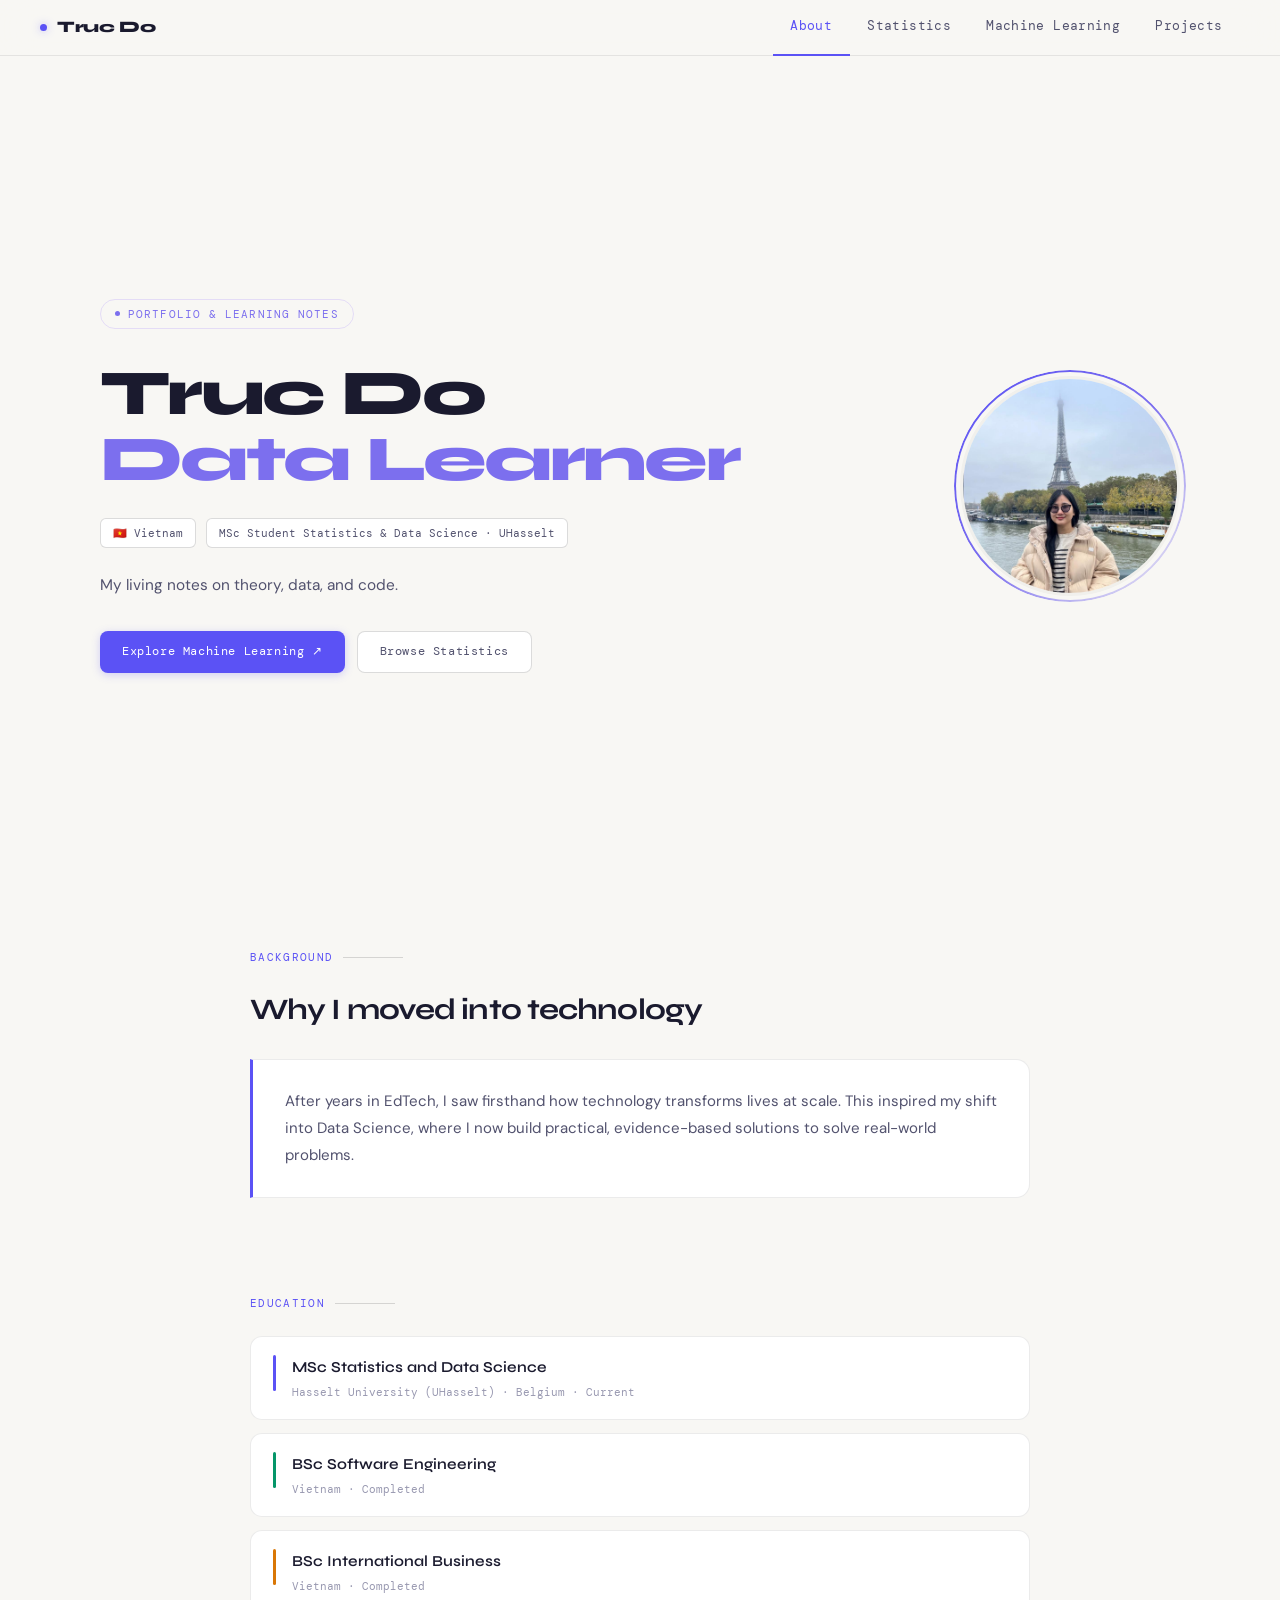
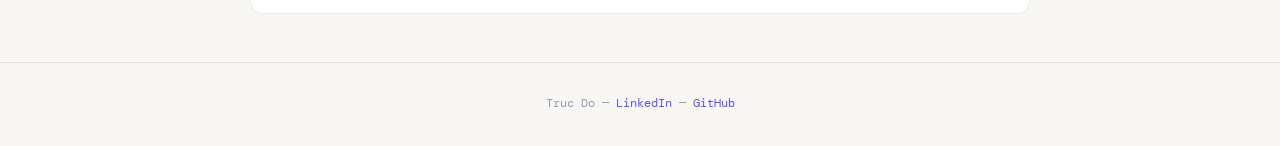
<file: index.html>
<!DOCTYPE html>
<html lang="en">
<head>
  <meta charset="UTF-8">
  <meta name="viewport" content="width=device-width, initial-scale=1.0">
  <title>Truc Do — About</title>
  <link href="https://fonts.googleapis.com/css2?family=DM+Mono:ital,wght@0,300;0,400;0,500;1,300&family=Syne:wght@400;500;600;700;800&family=DM+Sans:ital,opsz,wght@0,9..40,300;0,9..40,400;0,9..40,500;1,9..40,300&display=swap" rel="stylesheet">
  <link rel="stylesheet" href="shared.css">
  <style>
    /* ── Hero ───────────────────────────────────────────── */
    .hero {
      min-height: calc(100vh - 56px);
      display: flex; align-items: center;
      padding: 5rem 2rem 4rem;
    }
    .hero-inner {
      max-width: 1080px; margin: 0 auto; width: 100%;
      display: grid; grid-template-columns: 1fr auto;
      gap: 4rem; align-items: center;
    }

    .hero-tag {
      display: inline-flex; align-items: center; gap: 8px;
      font-family: var(--mono); font-size: 11px; color: var(--accent2);
      letter-spacing: 0.1em; text-transform: uppercase;
      border: 1px solid rgba(167,139,250,0.25);
      padding: 5px 14px; border-radius: 100px; margin-bottom: 2rem;
    }
    .hero-tag-dot { width: 5px; height: 5px; border-radius: 50%; background: var(--accent2); }

    .hero h1 {
      font-family: var(--display); font-weight: 800;
      font-size: clamp(2.6rem, 5vw, 4.2rem);
      line-height: 1.04; letter-spacing: -0.04em; margin-bottom: 1rem;
    }
    .hero h1 .name   { color: var(--text); }
    .hero h1 .accent { color: var(--accent2); }

    /* ── Meta badges ────────────────────────────────────── */
    .hero-meta { display: flex; flex-wrap: wrap; gap: 10px; margin: 1.5rem 0; }
    .hero-badge {
      font-family: var(--mono); font-size: 11px;
      padding: 5px 12px; border-radius: 6px;
      border: 1px solid var(--border2);
      background: var(--surface); color: var(--text2);
    }

    .hero-desc {
      color: var(--text2); font-size: .96rem; line-height: 1.78;
      max-width: 540px; margin-top: 1rem;
    }
    .hero-cta { display: flex; gap: 12px; margin-top: 2rem; flex-wrap: wrap; }

    /* ── Avatar ─────────────────────────────────────────── */
    .avatar-wrap { position: relative; width: 220px; height: 220px; }
    .avatar-ring {
      position: absolute; inset: -6px; border-radius: 50%;
      border: 2px solid transparent;
      background: linear-gradient(135deg, var(--accent), var(--accent2), transparent) border-box;
      -webkit-mask: linear-gradient(#fff 0 0) padding-box, linear-gradient(#fff 0 0);
      -webkit-mask-composite: destination-out; mask-composite: exclude;
      animation: spin-ring 8s linear infinite;
    }
    @keyframes spin-ring { to { transform: rotate(360deg); } }
    .avatar-img {
      width: 220px; height: 220px; border-radius: 50%;
      background: var(--surface); border: 3px solid var(--surface2);
      display: flex; align-items: center; justify-content: center;
      overflow: hidden; position: relative; z-index: 1;
    }
    .avatar-monogram {
      font-family: var(--display); font-weight: 800; font-size: 4.5rem;
      color: var(--accent2); opacity: .4; user-select: none;
    }
    .avatar-hint {
      position: absolute; bottom: 6px; right: 6px; z-index: 2;
      background: var(--surface2); border: 1px solid var(--border2);
      border-radius: 7px; font-family: var(--mono); font-size: 9.5px;
      color: var(--text3); padding: 3px 8px; pointer-events: none;
    }

    /* ── Story card ─────────────────────────────────────── */
    .story-card {
      background: var(--bg2); border: 1px solid var(--border);
      border-left: 3px solid var(--accent);
      border-radius: 0 14px 14px 0;
      padding: 1.75rem 2rem;
      font-size: .94rem; color: var(--text2); line-height: 1.8;
    }
    .story-card strong { color: var(--text); font-weight: 500; }

    /* ── Education list ─────────────────────────────────── */
    .edu-list { display: flex; flex-direction: column; gap: .85rem; margin-top: 1.5rem; }
    .edu-item {
      background: var(--surface); border: 1px solid var(--border);
      border-radius: 12px; padding: 1.1rem 1.4rem;
      display: flex; align-items: flex-start; gap: 1rem;
    }
    .edu-bar {
      width: 3px; height: 36px; border-radius: 2px; flex-shrink: 0;
    }
    .edu-title { font-family: var(--display); font-weight: 600; font-size: .95rem; color: var(--text); }
    .edu-sub   { font-family: var(--mono); font-size: 11px; color: var(--text3); margin-top: 3px; }
  </style>
</head>
<body>

<!-- NAVIGATION -->
<nav>
  <a class="nav-logo" href="index.html"><div class="nav-logo-dot"></div>Truc Do</a>
  <div class="nav-links">
    <a class="nav-link active" href="index.html">About</a>
    <a class="nav-link" href="stats.html">Statistics</a>
    <a class="nav-link" href="ml.html">Machine Learning</a>
    <!-- <a class="nav-link" href="dl.html">Deep Learning</a> -->
    <a class="nav-link" href="projects.html">Projects</a>
  </div>
</nav>

<!-- ═══════════════════════════════════════════
     HERO
═══════════════════════════════════════════ -->
<div class="hero">
  <div class="hero-inner">

    <!-- Left -->
    <div>
      <div class="hero-tag">
        <div class="hero-tag-dot"></div>
        Portfolio &amp; Learning Notes
      </div>

      <h1>
        <span class="name">Truc Do</span><br>
        <span class="accent">Data Learner</span>
      </h1>

      <!-- ─── EDIT BADGES HERE ─── -->
      <div class="hero-meta">
        <div class="hero-badge">🇻🇳 Vietnam</div>
        <div class="hero-badge">MSc Student Statistics &amp; Data Science · UHasselt</div>
      </div>
      <!-- ─── END BADGES ─── -->

      <p class="hero-desc">
        My living notes on theory, data, and code.
      </p>

      <div class="hero-cta">
        <a class="btn-primary" href="ml.html">Explore Machine Learning ↗</a>
        <a class="btn-outline"  href="stats.html">Browse Statistics</a>
      </div>
    </div>

    <!-- Right: avatar -->
    <div>
      <div class="avatar-wrap">
        <div class="avatar-ring"></div>
        <div class="avatar-img">
               <img src="ava.jpg"
                    style="width:100%;height:100%;object-fit:cover">
        </div>
      </div>
    </div>

  </div>
</div>

<!-- ═══════════════════════════════════════════
     WHY TECHNOLOGY
═══════════════════════════════════════════ -->
<div class="wrap-sm section-sm">
  <div class="section-label">Background</div>
  <div class="section-title">Why I moved into technology</div>

  <!-- ─── EDIT STORY TEXT HERE ─── -->
  <div class="story-card" style="margin-top:1.5rem">
    After years in EdTech, I saw firsthand how technology transforms lives at scale. This inspired my shift into Data Science, where I now build practical, evidence-based solutions to solve real-world problems.
  </div>
  <!-- ─── END STORY TEXT ─── -->
</div>

<!-- ═══════════════════════════════════════════
     EDUCATION
═══════════════════════════════════════════ -->
<div class="wrap-sm section-sm">
  <div class="section-label">Education</div>

  <div class="edu-list">

    <!-- ─── ADD / EDIT EDUCATION ENTRIES HERE ─── -->

    <div class="edu-item">
      <div class="edu-bar" style="background:var(--accent)"></div>
      <div>
        <div class="edu-title">MSc Statistics and Data Science</div>
        <div class="edu-sub">Hasselt University (UHasselt) · Belgium · Current</div>
      </div>
    </div>

    <div class="edu-item">
      <div class="edu-bar" style="background:var(--green)"></div>
      <div>
        <div class="edu-title">BSc Software Engineering</div>
        <div class="edu-sub">Vietnam · Completed</div>
      </div>
    </div>

    <div class="edu-item">
      <div class="edu-bar" style="background:var(--amber)"></div>
      <div>
        <div class="edu-title">BSc International Business</div>
        <div class="edu-sub">Vietnam · Completed</div>
      </div>
    </div>

    <!-- ─── END EDUCATION ENTRIES ─── -->

  </div>
</div>

<footer>
  Truc Do &mdash;
  <a href="https://www.linkedin.com/in/nguyen-thien-truc-do-263109178/" target="_blank">LinkedIn</a> &mdash;
  <a href="https://github.com/thientruc1691997" target="_blank">GitHub</a>
</footer>

</body>
</html>
</file>
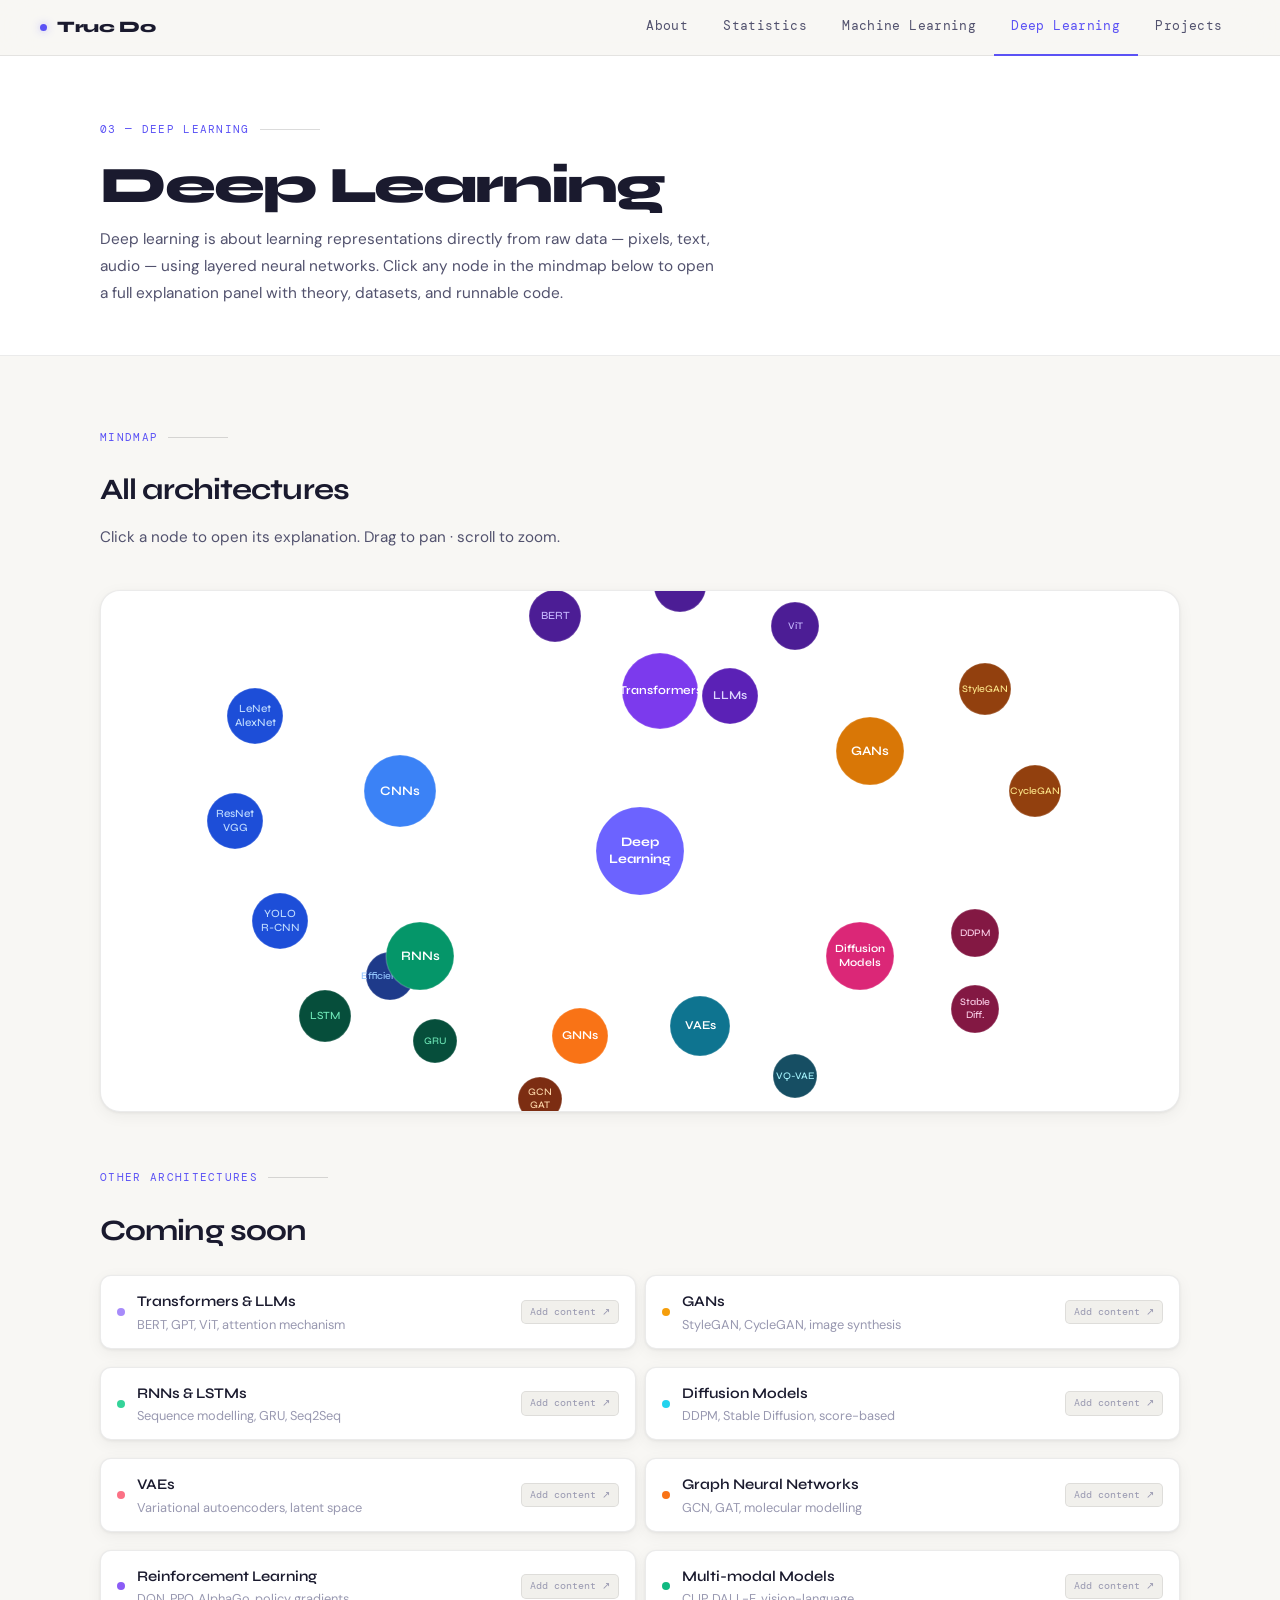
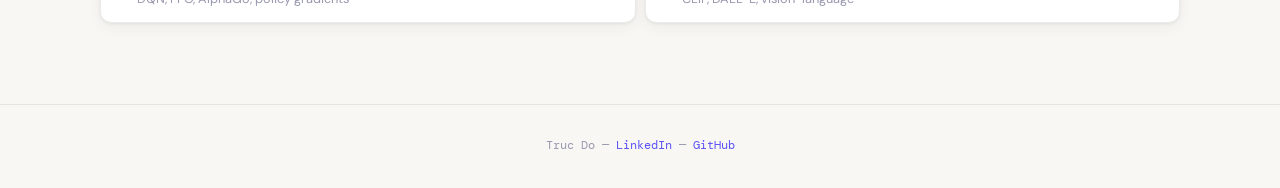
<file: dl.html>
<!DOCTYPE html>
<html lang="en">
<head>
  <meta charset="UTF-8">
  <meta name="viewport" content="width=device-width, initial-scale=1.0">
  <title>Truc Do — Deep Learning</title>
  <link href="https://fonts.googleapis.com/css2?family=DM+Mono:ital,wght@0,300;0,400;0,500;1,300&family=Syne:wght@400;500;600;700;800&family=DM+Sans:ital,opsz,wght@0,9..40,300;0,9..40,400;0,9..40,500;1,9..40,300&display=swap" rel="stylesheet">
  <link rel="stylesheet" href="shared.css">
</head>
<body>

<!-- NAVIGATION -->
<nav>
  <a class="nav-logo" href="index.html"><div class="nav-logo-dot"></div>Truc Do</a>
  <div class="nav-links">
    <a class="nav-link" href="index.html">About</a>
    <a class="nav-link" href="stats.html">Statistics</a>
    <a class="nav-link" href="ml.html">Machine Learning</a>
    <a class="nav-link active" href="dl.html">Deep Learning</a>
    <a class="nav-link" href="projects.html">Projects</a>
  </div>
</nav>

<!-- ═══════════════════════════════════════════
     PAGE INTRO
     ─── EDIT INTRO TEXT HERE ───
═══════════════════════════════════════════ -->
<div class="page-intro">
  <div class="page-intro-inner">
    <div class="section-label">03 — Deep Learning</div>
    <h1>Deep Learning</h1>
    <p class="page-intro-desc">
      Deep learning is about learning representations directly from raw data — pixels, text,
      audio — using layered neural networks. Click any node in the mindmap below to open
      a full explanation panel with theory, datasets, and runnable code.
    </p>
  </div>
</div>
<!-- ─── END INTRO ─── -->

<!-- ═══════════════════════════════════════════
     MINDMAP
═══════════════════════════════════════════ -->
<div class="wrap section">
  <div class="section-label">Mindmap</div>
  <div class="section-title">All architectures</div>
  <div class="section-sub">Click a node to open its explanation. Drag to pan · scroll to zoom.</div>

  <div id="mindmap-wrap">
    <canvas id="mindmap-canvas"></canvas>
  </div>

  <!-- ═══════════════════════════════════════════
       ARCHITECTURE DETAIL PANEL
       Filled dynamically by JS when a node is clicked.
  ═══════════════════════════════════════════ -->
  <div class="detail-panel" id="dl-detail-panel">
    <div class="panel-header">
      <div class="panel-tag"   id="panel-tag">Architecture</div>
      <div class="panel-title" id="panel-title">—</div>
      <div class="panel-close" onclick="closePanel()">&#10005;</div>
    </div>
    <div class="panel-tabs">
      <button class="tab-btn active" onclick="switchTab('explain',this)">Explanation</button>
      <button class="tab-btn"        onclick="switchTab('dataset',this)">Datasets</button>
      <button class="tab-btn"        onclick="switchTab('code',this)">Code</button>
    </div>
    <div id="tab-explain" class="tab-content active"></div>
    <div id="tab-dataset" class="tab-content"></div>
    <div id="tab-code"    class="tab-content"></div>
  </div>

  <!-- ═══════════════════════════════════════════
       OTHER ARCHITECTURES — coming soon list
       ─── ADD / EDIT ROWS HERE ───
       To make a row open a panel:
         1. Add onclick="openNodeById('your-id')" to the row div
         2. Add an else-if branch in openNodePanel() in dl.js
         3. Write fill functions (fillYourArchExplain etc.)
  ═══════════════════════════════════════════ -->
  <div style="margin-top:3.5rem">
    <div class="section-label">Other architectures</div>
    <div class="section-title">Coming soon</div>
    <div style="margin-top:1.25rem; display:grid; grid-template-columns:1fr 1fr; gap:9px">

      <div class="coming-soon-node">
        <div class="csn-dot" style="background:#a78bfa"></div>
        <div>
          <div class="csn-name">Transformers &amp; LLMs</div>
          <div class="csn-desc">BERT, GPT, ViT, attention mechanism</div>
        </div>
        <div class="csn-badge">Add content ↗</div>
      </div>

      <div class="coming-soon-node">
        <div class="csn-dot" style="background:#f59e0b"></div>
        <div>
          <div class="csn-name">GANs</div>
          <div class="csn-desc">StyleGAN, CycleGAN, image synthesis</div>
        </div>
        <div class="csn-badge">Add content ↗</div>
      </div>

      <div class="coming-soon-node">
        <div class="csn-dot" style="background:#34d399"></div>
        <div>
          <div class="csn-name">RNNs &amp; LSTMs</div>
          <div class="csn-desc">Sequence modelling, GRU, Seq2Seq</div>
        </div>
        <div class="csn-badge">Add content ↗</div>
      </div>

      <div class="coming-soon-node">
        <div class="csn-dot" style="background:#22d3ee"></div>
        <div>
          <div class="csn-name">Diffusion Models</div>
          <div class="csn-desc">DDPM, Stable Diffusion, score-based</div>
        </div>
        <div class="csn-badge">Add content ↗</div>
      </div>

      <div class="coming-soon-node">
        <div class="csn-dot" style="background:#fb7185"></div>
        <div>
          <div class="csn-name">VAEs</div>
          <div class="csn-desc">Variational autoencoders, latent space</div>
        </div>
        <div class="csn-badge">Add content ↗</div>
      </div>

      <div class="coming-soon-node">
        <div class="csn-dot" style="background:#f97316"></div>
        <div>
          <div class="csn-name">Graph Neural Networks</div>
          <div class="csn-desc">GCN, GAT, molecular modelling</div>
        </div>
        <div class="csn-badge">Add content ↗</div>
      </div>

      <div class="coming-soon-node">
        <div class="csn-dot" style="background:#8b5cf6"></div>
        <div>
          <div class="csn-name">Reinforcement Learning</div>
          <div class="csn-desc">DQN, PPO, AlphaGo, policy gradients</div>
        </div>
        <div class="csn-badge">Add content ↗</div>
      </div>

      <div class="coming-soon-node">
        <div class="csn-dot" style="background:#10b981"></div>
        <div>
          <div class="csn-name">Multi-modal Models</div>
          <div class="csn-desc">CLIP, DALL-E, vision-language</div>
        </div>
        <div class="csn-badge">Add content ↗</div>
      </div>

      <!-- ─── ADD MORE ARCHITECTURES HERE ─── -->

    </div>
  </div>
  <!-- ─── END OTHER ARCHITECTURES ─── -->

</div>

<footer>
  Truc Do &mdash;
  <a href="https://www.linkedin.com/in/nguyen-thien-truc-do-263109178/" target="_blank">LinkedIn</a> &mdash;
  <a href="https://github.com/thientruc1691997" target="_blank">GitHub</a>
</footer>

<script src="dl.js"></script>
</body>
</html>
</file>
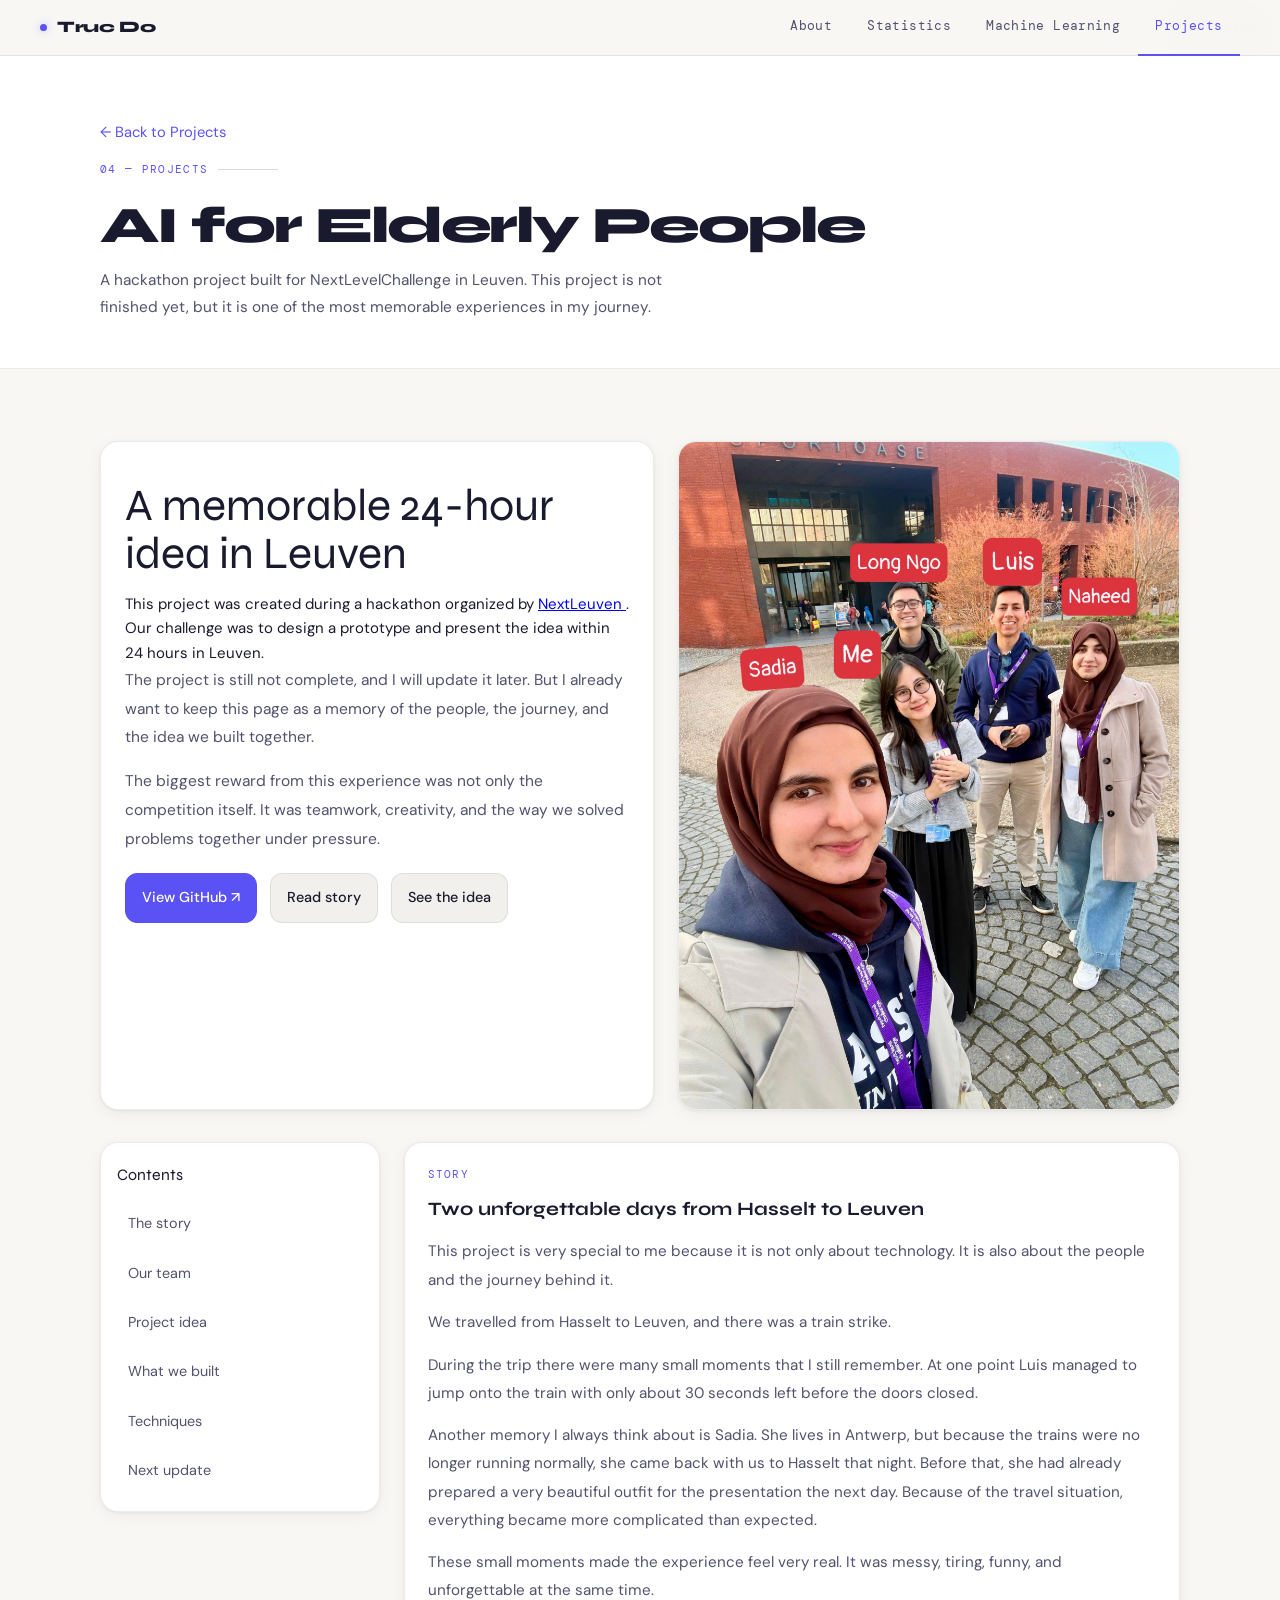
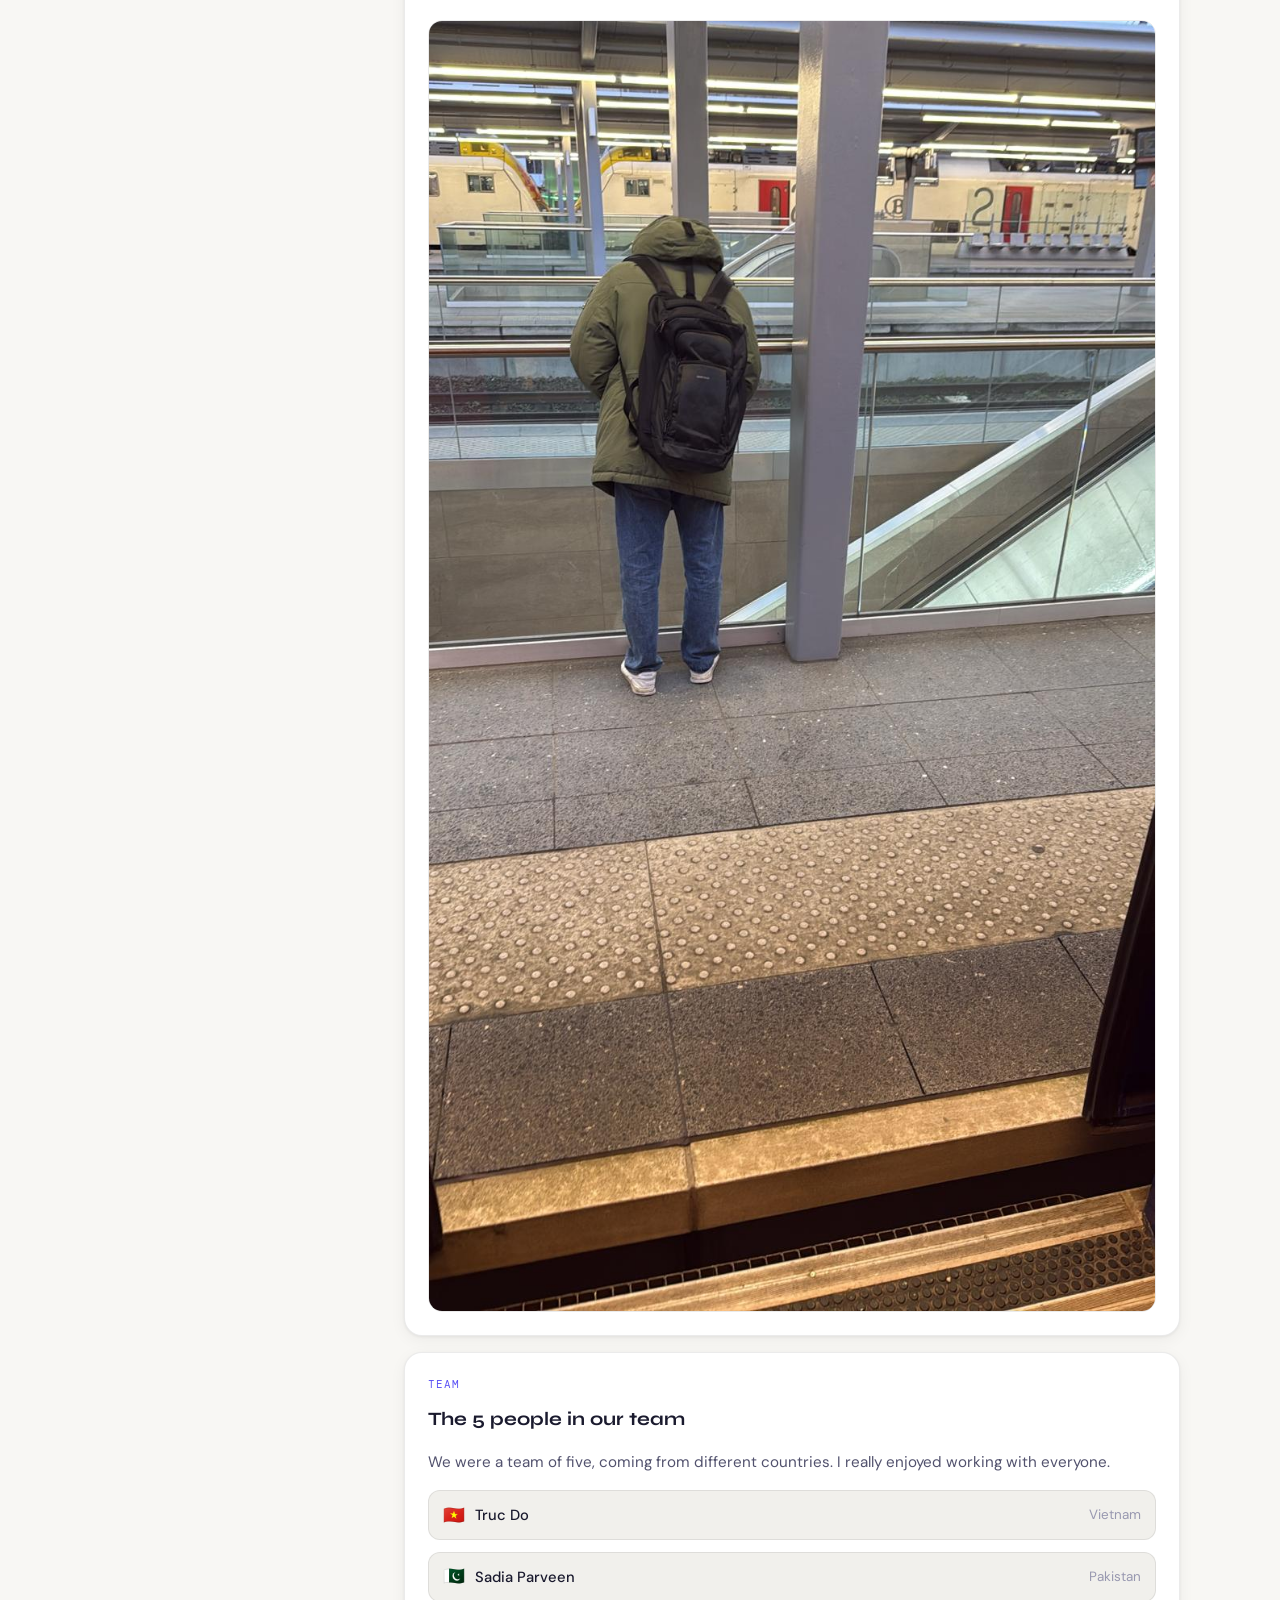
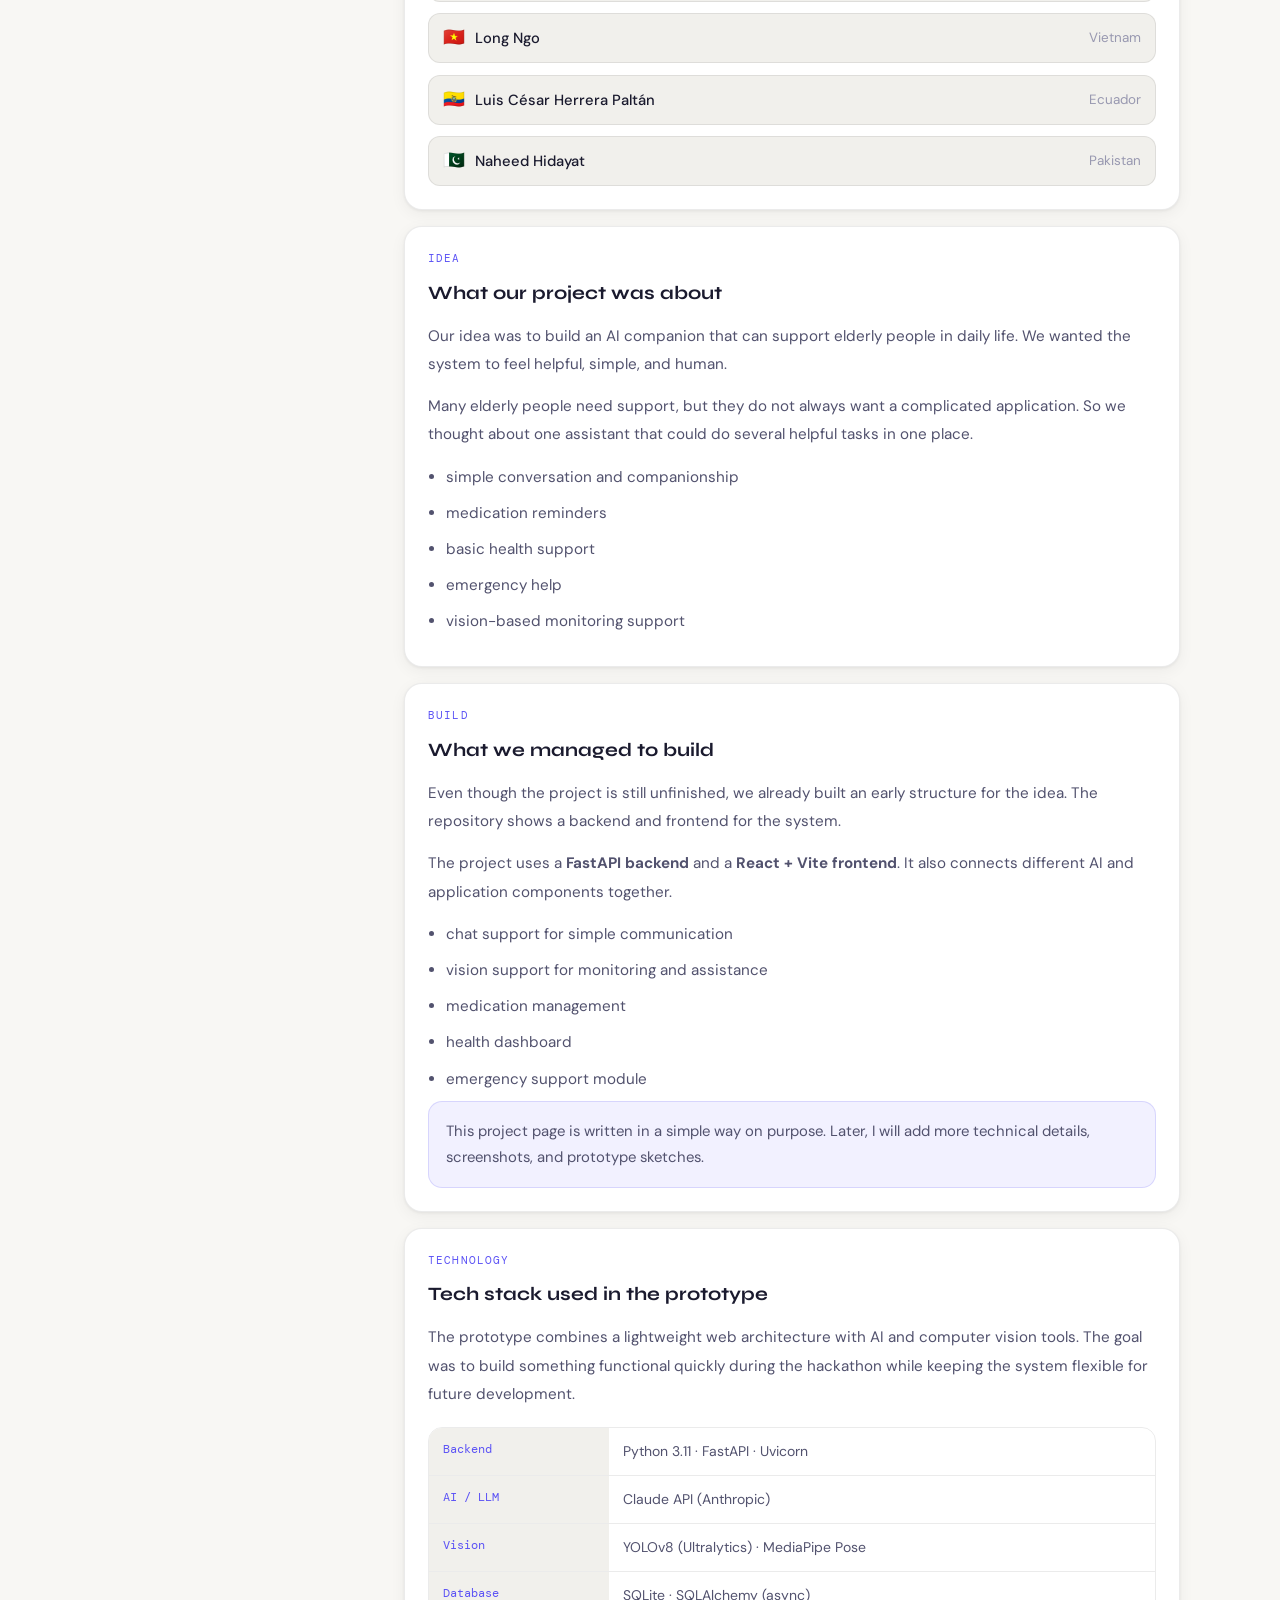
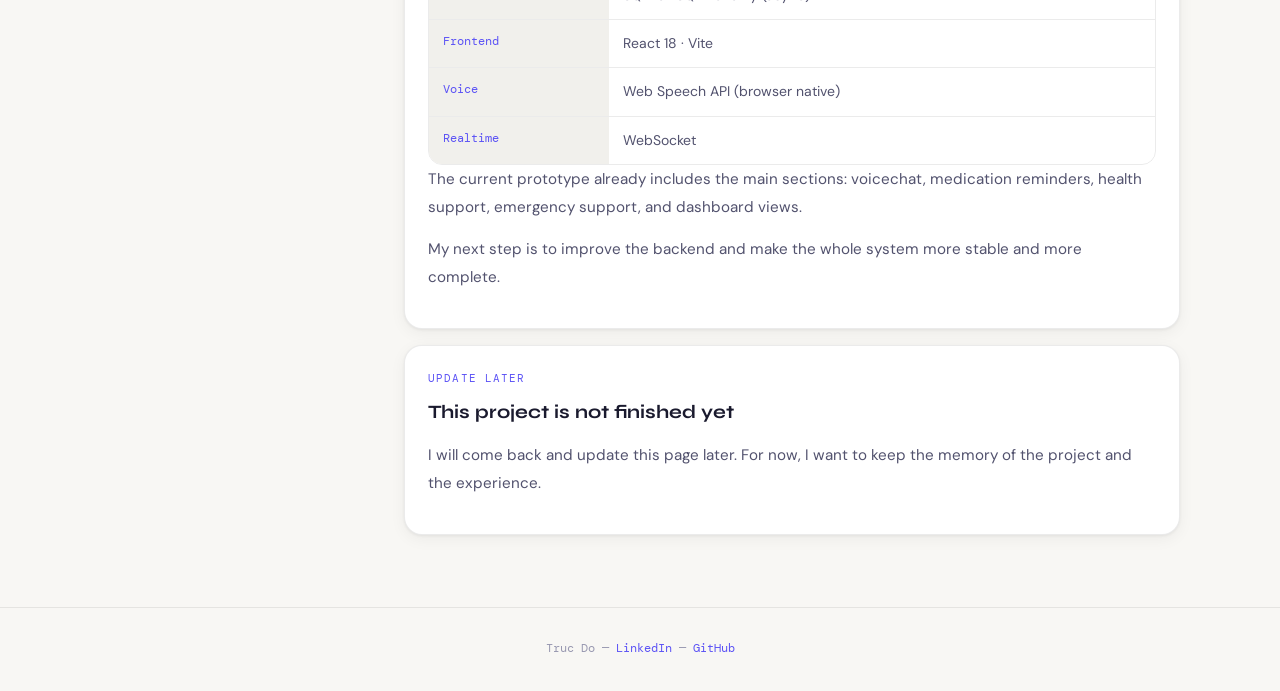
<file: project-elderly-ai.html>
<!DOCTYPE html>
<html lang="en">
<head>
  <meta charset="UTF-8"><meta name="viewport" content="width=device-width, initial-scale=1.0">
  <title>AI for Elderly People — Truc Do</title>
  <link href="https://fonts.googleapis.com/css2?family=DM+Mono:ital,wght@0,300;0,400;0,500;1,300&family=Syne:wght@400;500;600;700;800&family=DM+Sans:ital,opsz,wght@0,9..40,300;0,9..40,400;0,9..40,500;1,9..40,300&display=swap" rel="stylesheet">
  <link rel="stylesheet" href="shared.css">

  <style>
    .back-link {
      display: inline-flex;
      align-items: center;
      gap: .45rem;
      margin-bottom: 1rem;
      color: var(--accent);
      font-size: .92rem;
      text-decoration: none;
    }

    .project-hero {
      display: grid;
      grid-template-columns: 1.05fr .95fr;
      gap: 1.5rem;
      align-items: stretch;
      margin-bottom: 2rem;
    }

    .hero-card,
    .image-card,
    .content-card {
      background: var(--surface);
      border: 1px solid var(--border);
      border-radius: 18px;
      box-shadow: var(--shadow);
    }

    .hero-card {
      padding: 1.5rem;
    }

    .image-card {
      overflow: hidden;
      min-height: 340px;
    }

    .image-card img {
      width: 100%;
      height: 100%;
      min-height: 340px;
      object-fit: cover;
      display: block;
    }

    .badge-row {
      display: flex;
      flex-wrap: wrap;
      gap: .6rem;
      margin-bottom: 1rem;
    }

    .project-badge {
      display: inline-flex;
      align-items: center;
      padding: .42rem .75rem;
      border-radius: 999px;
      font-size: .75rem;
      font-family: var(--mono);
      letter-spacing: .04em;
      text-transform: uppercase;
      background: var(--bg3);
      color: var(--accent);
      border: 1px solid var(--border);
    }

    .hero-title {
      font-family: var(--display);
      font-size: clamp(2rem, 3.5vw, 3rem);
      line-height: 1.05;
      margin-bottom: .9rem;
    }

    .hero-text {
      color: var(--text2);
      font-size: .97rem;
      line-height: 1.85;
      margin-bottom: .95rem;
    }

    .hero-links {
      display: flex;
      flex-wrap: wrap;
      gap: .8rem;
      margin-top: 1.2rem;
    }

    .hero-btn {
      display: inline-flex;
      align-items: center;
      justify-content: center;
      padding: .78rem 1rem;
      border-radius: 12px;
      border: 1px solid var(--border);
      background: var(--surface2);
      color: var(--text1);
      font-size: .9rem;
      font-weight: 500;
      text-decoration: none;
      transition: .2s ease;
    }

    .hero-btn:hover {
      transform: translateY(-1px);
    }

    .hero-btn.primary {
      background: var(--accent);
      color: white;
      border-color: var(--accent);
    }

    .blog-layout {
      display: grid;
      grid-template-columns: 280px minmax(0, 1fr);
      gap: 1.5rem;
      align-items: start;
    }

    .toc-card {
      position: sticky;
      top: 100px;
      background: var(--surface);
      border: 1px solid var(--border);
      border-radius: 18px;
      box-shadow: var(--shadow);
      padding: 1.2rem 1rem;
    }

    .toc-title {
      font-family: var(--display);
      font-size: 1rem;
      margin-bottom: .9rem;
    }

    .toc-list {
      list-style: none;
      margin: 0;
      padding: 0;
      display: grid;
      gap: .4rem;
    }

    .toc-list a {
      display: block;
      padding: .6rem .7rem;
      border-radius: 10px;
      color: var(--text2);
      text-decoration: none;
      font-size: .9rem;
      transition: .2s ease;
    }

    .toc-list a:hover {
      background: var(--bg3);
      color: var(--accent);
    }

    .content-col {
      display: grid;
      gap: 1rem;
    }

    .content-card {
      padding: 1.4rem 1.45rem;
    }

    .card-kicker {
      font-family: var(--mono);
      font-size: 11px;
      color: var(--accent);
      letter-spacing: .1em;
      text-transform: uppercase;
      margin-bottom: .65rem;
    }

    .card-title {
      font-family: var(--display);
      font-size: 1.18rem;
      font-weight: 700;
      margin-bottom: .8rem;
    }

    .content-card p {
      color: var(--text2);
      font-size: .95rem;
      line-height: 1.85;
      margin-bottom: .9rem;
    }

    .content-card ul {
      margin: 0;
      padding-left: 1.1rem;
      color: var(--text2);
      font-size: .95rem;
      line-height: 1.85;
    }

    .content-card li {
      margin-bottom: .5rem;
    }

    .team-list {
      display: grid;
      gap: .7rem;
      margin-top: .75rem;
    }

    .team-member {
      display: flex;
      align-items: center;
      gap: .65rem;
      padding: .75rem .85rem;
      border: 1px solid var(--border);
      border-radius: 12px;
      background: var(--surface2);
      color: var(--text1);
      font-size: .92rem;
    }

    .flag {
      font-size: 1.1rem;
      line-height: 1;
    }

    .team-role {
      color: var(--text3);
      font-size: .84rem;
      margin-left: auto;
    }

    .memory-photo {
      margin-top: 1rem;
      border-radius: 14px;
      overflow: hidden;
      border: 1px solid var(--border);
    }

    .memory-photo img {
      width: 100%;
      display: auto;
      object-fit: contain;
      display: block;
    }

    .note-box {
      background: var(--accent-glow);
      border: 1px solid rgba(91,82,245,.18);
      border-radius: 14px;
      padding: 1rem 1.05rem;
      color: var(--text2);
      line-height: 1.8;
      font-size: .93rem;
    }

    .tech-table{
        margin-top:1.2rem;
        border:1px solid var(--border);
        border-radius:14px;
        overflow:hidden;
      }
      
      .tech-row{
        display:grid;
        grid-template-columns:180px 1fr;
        border-bottom:1px solid var(--border);
      }
      
      .tech-row:last-child{
        border-bottom:none;
      }
      
      .tech-layer{
        padding:12px 14px;
        font-family:var(--mono);
        font-size:12px;
        color:var(--accent);
        background:var(--bg3);
      }
      
      .tech-stack{
        padding:12px 14px;
        font-size:14px;
        color:var(--text2);
      }
      
      .team-member a {
        text-decoration: none;
        color: inherit;
        font-weight: 500;
      }
      
      .team-member a:hover {
        text-decoration: underline;
      }

    @media (max-width: 980px) {
      .project-hero,
      .blog-layout {
        grid-template-columns: 1fr;
      }

      .toc-card {
        position: static;
      }
    }
  </style>
</head>
<body>

<nav>
  <a class="nav-logo" href="index.html"><div class="nav-logo-dot"></div>Truc Do</a>
  <div class="nav-links">
    <a class="nav-link" href="index.html">About</a>
    <a class="nav-link" href="stats.html">Statistics</a>
    <a class="nav-link" href="ml.html">Machine Learning</a>
    <!-- <a class="nav-link" href="dl.html">Deep Learning</a> -->
    <a class="nav-link active" href="projects.html">Projects</a>
  </div>
</nav>

<div class="page-intro">
  <div class="page-intro-inner">
    <a class="back-link" href="projects.html">← Back to Projects</a>
    <div class="section-label">04 — Projects</div>
    <h1>AI for Elderly People</h1>
    <p class="page-intro-desc">
      A hackathon project built for NextLevelChallenge in Leuven.
      This project is not finished yet, but it is one of the most memorable experiences in my journey.
    </p>
  </div>
</div>

<div class="wrap section">

  <section class="project-hero">
    <div class="hero-card">
      <div class="badge-row">
        <span class="project-badge">Hackathon</span>
        <span class="project-badge">AI</span>
        <span class="project-badge">Healthcare</span>
        <span class="project-badge">Prototype</span>
      </div>

      <div class="hero-title">A memorable 24-hour idea in Leuven</div>

      <p class="hero-text">
        <p>
            This project was created during a hackathon organized by 
            <a href="https://www.linkedin.com/company/next-leuven" target="_blank" rel="noopener">
              NextLeuven
            </a>.
          </p>
        Our challenge was to design a prototype and present the idea within 24 hours in Leuven.
      </p>

      <p class="hero-text">
        The project is still not complete, and I will update it later.
        But I already want to keep this page as a memory of the people, the journey, and the idea we built together.
      </p>

      <p class="hero-text">
        The biggest reward from this experience was not only the competition itself.
        It was teamwork, creativity, and the way we solved problems together under pressure.
      </p>

      <div class="hero-links">
        <a class="hero-btn primary" href="https://github.com/thientruc1691997/ai-companion-elderly" target="_blank">View GitHub ↗</a>
        <a class="hero-btn" href="#story">Read story</a>
        <a class="hero-btn" href="#idea">See the idea</a>
      </div>
    </div>

    <div class="image-card">
      <img src="images/elderly-ai-cover.jpg" alt="AI for elderly people project cover">
    </div>
  </section>

  <div class="blog-layout">
    <aside class="toc-card">
      <div class="toc-title">Contents</div>
      <ol class="toc-list">
        <li><a href="#story">The story</a></li>
        <li><a href="#team">Our team</a></li>
        <li><a href="#idea">Project idea</a></li>
        <li><a href="#built">What we built</a></li>
        <li><a href="#techniques">Techniques</a></li>
        <li><a href="#future">Next update</a></li>
      </ol>
    </aside>

    <div class="content-col">

      <section class="content-card" id="story">
        <div class="card-kicker">Story</div>
        <div class="card-title">Two unforgettable days from Hasselt to Leuven</div>

        <p>
          This project is very special to me because it is not only about technology.
          It is also about the people and the journey behind it.
        </p>

        <p>
          We travelled from Hasselt to Leuven, and there was a train strike.
        <p>
            During the trip there were many small moments that I still remember. 
            At one point Luis managed to jump onto the train with only about 30 seconds left before the doors closed. 
        </p>     
        <p>
            Another memory I always think about is Sadia. She lives in Antwerp, but because the trains were no longer running normally, 
            she came back with us to Hasselt that night. Before that, she had already prepared a very beautiful outfit for the presentation the next day. 
            Because of the travel situation, everything became more complicated than expected.
        </p>
            
        <p>
          These small moments made the experience feel very real.
          It was messy, tiring, funny, and unforgettable at the same time.
        </p>

        <div class="memory-photo">
          <img src="images/team-leuven.jpg" alt="Team memory from Leuven hackathon">
        </div>
      </section>

      <section class="content-card" id="team">
        <div class="card-kicker">Team</div>
        <div class="card-title">The 5 people in our team</div>

        <p>
          We were a team of five, coming from different countries.
          I really enjoyed working with everyone.
        </p>

        <div class="team-list">
          <div class="team-member">
            <span class="flag">🇻🇳</span>
            <span><a href="https://www.linkedin.com/in/nguyen-thien-truc-do-263109178/" target="_blank">Truc Do</a></span>
            <span class="team-role">Vietnam</span>
          </div>
          
          <div class="team-member">
            <span class="flag">🇵🇰</span>
            <span><a href="https://www.linkedin.com/in/sadia-parveen-datascientist" target="_blank">Sadia Parveen</a></span>
            <span class="team-role">Pakistan</span>
          </div>
          
          <div class="team-member">
            <span class="flag">🇻🇳</span>
            <span><a href="https://www.linkedin.com/in/ngonhatlong/" target="_blank">Long Ngo</a></span>
            <span class="team-role">Vietnam</span>
          </div>
          
          <div class="team-member">
            <span class="flag">🇪🇨</span>
            <span><a href="https://www.linkedin.com/in/luisherrerapaltan/" target="_blank">Luis César Herrera Paltán</a></span>
            <span class="team-role">Ecuador</span>
          </div>
          
          <div class="team-member">
            <span class="flag">🇵🇰</span>
            <span><a href="https://www.linkedin.com/in/naheed-hidayat-446b55196/" target="_blank">Naheed Hidayat</a></span>
            <span class="team-role">Pakistan</span>
          </div>
        </div>
      </section>

      <section class="content-card" id="idea">
        <div class="card-kicker">Idea</div>
        <div class="card-title">What our project was about</div>

        <p>
          Our idea was to build an AI companion that can support elderly people in daily life.
          We wanted the system to feel helpful, simple, and human.
        </p>

        <p>
          Many elderly people need support, but they do not always want a complicated application.
          So we thought about one assistant that could do several helpful tasks in one place.
        </p>

        <ul>
          <li>simple conversation and companionship</li>
          <li>medication reminders</li>
          <li>basic health support</li>
          <li>emergency help</li>
          <li>vision-based monitoring support</li>
        </ul>
      </section>

      <section class="content-card" id="built">
        <div class="card-kicker">Build</div>
        <div class="card-title">What we managed to build</div>

        <p>
          Even though the project is still unfinished, we already built an early structure for the idea.
          The repository shows a backend and frontend for the system.
        </p>

        <p>
          The project uses a <strong>FastAPI backend</strong> and a <strong>React + Vite frontend</strong>.
          It also connects different AI and application components together.
        </p>

        <ul>
          <li>chat support for simple communication</li>
          <li>vision support for monitoring and assistance</li>
          <li>medication management</li>
          <li>health dashboard</li>
          <li>emergency support module</li>
        </ul>

        <div class="note-box">
          This project page is written in a simple way on purpose.
          Later, I will add more technical details, screenshots, and prototype sketches.
        </div>
      </section>

      <section class="content-card" id="tech-stack">

        <div class="card-kicker">Technology</div>
        <div class="card-title">Tech stack used in the prototype</div>
      
        <p>
          The prototype combines a lightweight web architecture with AI and computer vision tools.
          The goal was to build something functional quickly during the hackathon while keeping the system flexible for future development.
        </p>
      
        <div class="tech-table">
          <div class="tech-row">
            <div class="tech-layer">Backend</div>
            <div class="tech-stack">Python 3.11 · FastAPI · Uvicorn</div>
          </div>
      
          <div class="tech-row">
            <div class="tech-layer">AI / LLM</div>
            <div class="tech-stack">Claude API (Anthropic)</div>
          </div>
      
          <div class="tech-row">
            <div class="tech-layer">Vision</div>
            <div class="tech-stack">YOLOv8 (Ultralytics) · MediaPipe Pose</div>
          </div>
      
          <div class="tech-row">
            <div class="tech-layer">Database</div>
            <div class="tech-stack">SQLite · SQLAlchemy (async)</div>
          </div>
      
          <div class="tech-row">
            <div class="tech-layer">Frontend</div>
            <div class="tech-stack">React 18 · Vite</div>
          </div>
      
          <div class="tech-row">
            <div class="tech-layer">Voice</div>
            <div class="tech-stack">Web Speech API (browser native)</div>
          </div>
      
          <div class="tech-row">
            <div class="tech-layer">Realtime</div>
            <div class="tech-stack">WebSocket</div>
          </div>
        </div>

        <p>
            The current prototype already includes the main sections:
            voicechat, medication reminders, health support, emergency support, and dashboard views.
        </p>
        
        <p>
            My next step is to improve the backend and make the whole system more stable and more complete.
        </p>
      
      </section>
      

      </section>

      <section class="content-card" id="future">
        <div class="card-kicker">Update later</div>
        <div class="card-title">This project is not finished yet</div>

        <p>
          I will come back and update this page later.
          For now, I want to keep the memory of the project and the experience.
        </p>
      </section>

    </div>
  </div>

</div>

<footer>
  Truc Do —
  <a href="https://www.linkedin.com/in/nguyen-thien-truc-do-263109178/" target="_blank">LinkedIn</a> —
  <a href="https://github.com/thientruc1691997" target="_blank">GitHub</a>
</footer>

</body>
</html>
</file>
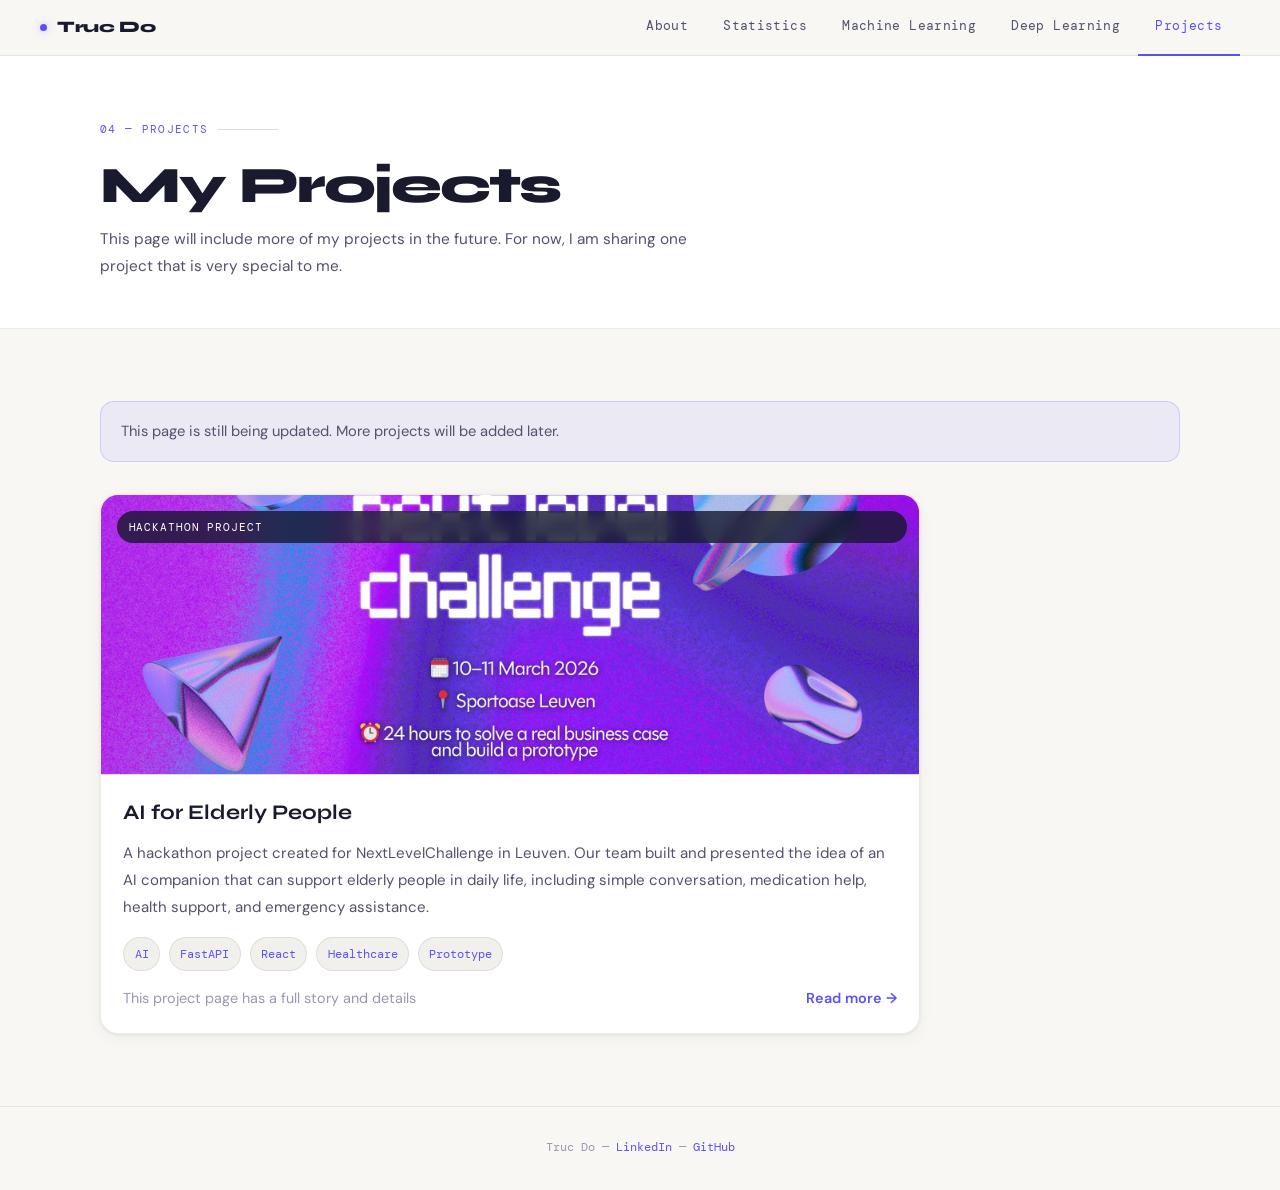
<file: projects.html>
<!DOCTYPE html>
<html lang="en">
<head>
  <meta charset="UTF-8"><meta name="viewport" content="width=device-width, initial-scale=1.0">
  <title>Projects — Truc Do</title>
  <link href="https://fonts.googleapis.com/css2?family=DM+Mono:ital,wght@0,300;0,400;0,500;1,300&family=Syne:wght@400;500;600;700;800&family=DM+Sans:ital,opsz,wght@0,9..40,300;0,9..40,400;0,9..40,500;1,9..40,300&display=swap" rel="stylesheet">
  <link rel="stylesheet" href="shared.css">

  <style>
    .profile-note {
      background: var(--accent-glow);
      border: 1px solid rgba(91,82,245,.2);
      border-radius: 14px;
      padding: 1rem 1.25rem;
      font-size: .92rem;
      color: var(--text2);
      line-height: 1.8;
      margin-bottom: 2rem;
    }

    .profile-note strong,
    .profile-note a {
      color: var(--accent);
    }

    .projects-grid-single {
      display: grid;
      grid-template-columns: minmax(280px, 820px);
      justify-content: start;
    }

    .project-card-link {
      text-decoration: none;
      color: inherit;
      display: block;
    }

    .project-card {
      background: var(--surface);
      border: 1px solid var(--border);
      border-radius: 18px;
      overflow: hidden;
      box-shadow: var(--shadow);
      transition: transform .2s ease, box-shadow .2s ease, border-color .2s ease;
    }

    .project-card:hover {
      transform: translateY(-3px);
      box-shadow: 0 16px 40px rgba(0,0,0,.08);
      border-color: rgba(91,82,245,.28);
    }

    .project-card-img {
      position: relative;
      height: 280px;
      overflow: hidden;
      background: var(--bg3);
    }

    .project-card-img img {
      width: 100%;
      height: 100%;
      object-fit: cover;
      display: block;
    }

    .project-badge {
      position: absolute;
      left: 1rem;
      top: 1rem;
      background: rgba(17, 24, 39, 0.78);
      color: white;
      padding: .45rem .72rem;
      border-radius: 999px;
      font-family: var(--mono);
      font-size: 11px;
      text-transform: uppercase;
      letter-spacing: .08em;
      backdrop-filter: blur(8px);
    }

    .project-card-body {
      padding: 1.35rem 1.4rem 1.4rem;
    }

    .project-title {
      font-family: var(--display);
      font-weight: 700;
      font-size: 1.3rem;
      margin-bottom: .6rem;
      color: var(--text1);
    }

    .project-desc {
      font-size: .94rem;
      line-height: 1.8;
      color: var(--text2);
      margin-bottom: 1rem;
    }

    .project-tags {
      display: flex;
      flex-wrap: wrap;
      gap: .55rem;
      margin-bottom: 1rem;
    }

    .tag {
      background: var(--bg3);
      color: var(--accent);
      border: 1px solid var(--border);
      border-radius: 999px;
      padding: .35rem .65rem;
      font-size: .76rem;
      font-family: var(--mono);
    }

    .project-footer {
      display: flex;
      align-items: center;
      justify-content: space-between;
      gap: 1rem;
      font-size: .9rem;
      color: var(--text3);
    }

    .project-open {
      color: var(--accent);
      font-weight: 600;
    }
  </style>
</head>
<body>

<nav>
  <a class="nav-logo" href="index.html"><div class="nav-logo-dot"></div>Truc Do</a>
  <div class="nav-links">
    <a class="nav-link" href="index.html">About</a>
    <a class="nav-link" href="stats.html">Statistics</a>
    <a class="nav-link" href="ml.html">Machine Learning</a>
    <a class="nav-link" href="dl.html">Deep Learning</a>
    <a class="nav-link active" href="projects.html">Projects</a>
  </div>
</nav>

<div class="page-intro">
  <div class="page-intro-inner">
    <div class="section-label">04 — Projects</div>
    <h1>My Projects</h1>
    <p class="page-intro-desc">
      This page will include more of my projects in the future.
      For now, I am sharing one project that is very special to me.
    </p>
  </div>
</div>

<div class="wrap section">

  <div class="profile-note">
    This page is still being updated. More projects will be added later.
  </div>

  <div class="projects-grid-single">
    <a class="project-card-link" href="project-elderly-ai.html">
      <article class="project-card">
        <div class="project-card-img">
          <img src="elderly-ai-cover.jpg" alt="AI for elderly people project cover">
          <div class="project-badge">Hackathon Project</div>
        </div>

        <div class="project-card-body">
          <div class="project-title">AI for Elderly People</div>

          <p class="project-desc">
            A hackathon project created for NextLevelChallenge in Leuven.
            Our team built and presented the idea of an AI companion that can support elderly people in daily life,
            including simple conversation, medication help, health support, and emergency assistance.
          </p>

          <div class="project-tags">
            <span class="tag">AI</span>
            <span class="tag">FastAPI</span>
            <span class="tag">React</span>
            <span class="tag">Healthcare</span>
            <span class="tag">Prototype</span>
          </div>

          <div class="project-footer">
            <span>This project page has a full story and details</span>
            <span class="project-open">Read more →</span>
          </div>
        </div>
      </article>
    </a>
  </div>

</div>

<footer>
  Truc Do —
  <a href="https://www.linkedin.com/in/nguyen-thien-truc-do-263109178/" target="_blank">LinkedIn</a> —
  <a href="https://github.com/thientruc1691997" target="_blank">GitHub</a>
</footer>

</body>
</html>
</file>
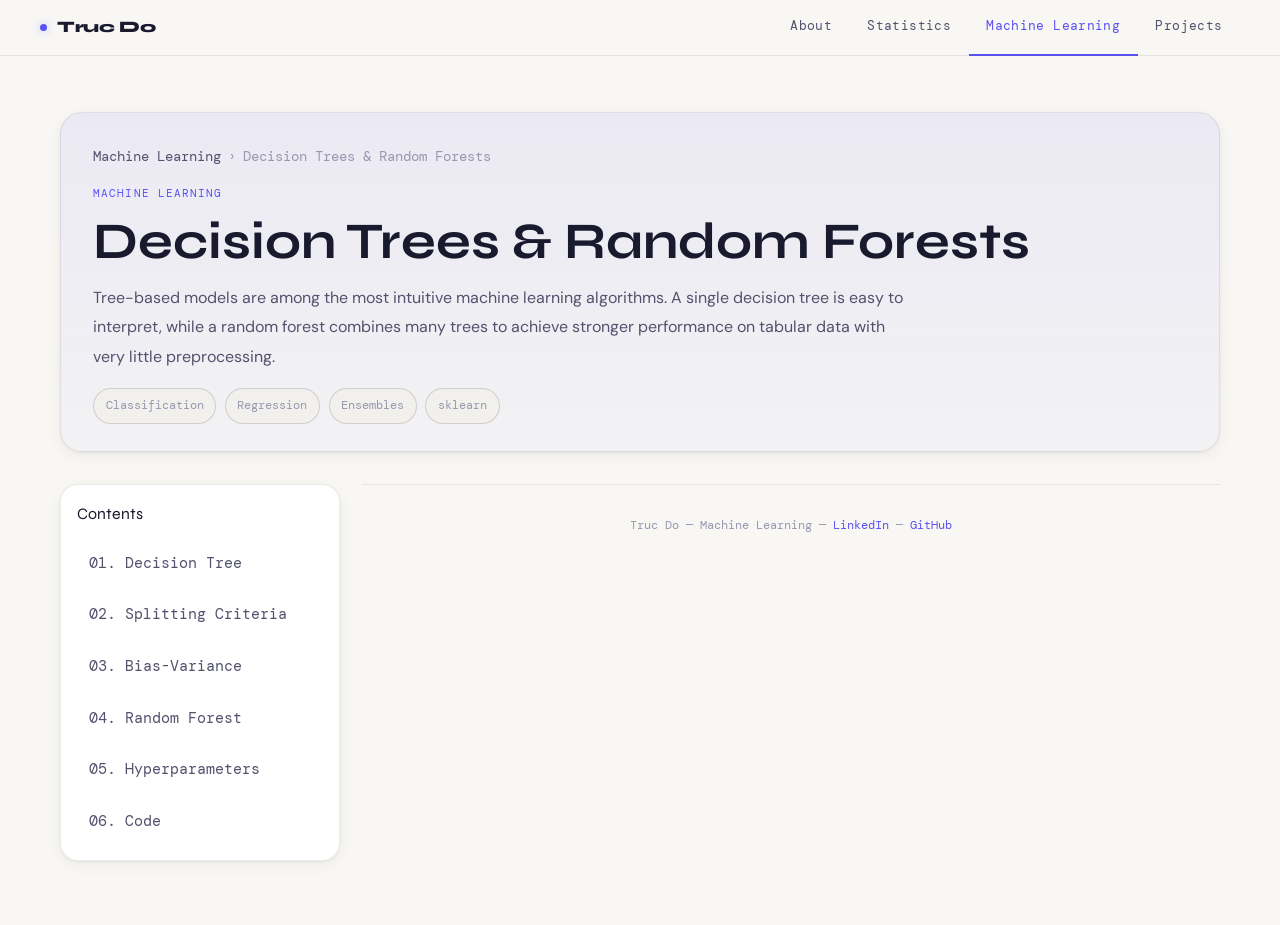
<file: topic-trees.html>
<!DOCTYPE html>
<html lang="en">
<head>
  <meta charset="UTF-8"><meta name="viewport" content="width=device-width, initial-scale=1.0">
  <title>Decision Trees &amp; Random Forests — Truc Do</title>
  <link href="https://fonts.googleapis.com/css2?family=DM+Mono:ital,wght@0,300;0,400;0,500;1,300&family=Syne:wght@400;500;600;700;800&family=DM+Sans:ital,opsz,wght@0,9..40,300;0,9..40,400;0,9..40,500;1,9..40,300&display=swap" rel="stylesheet">
  <link rel="stylesheet" href="shared.css">

  <style>
    :root{
      --page-max: 1200px;
    }

    .article-hero{
      padding: 3.5rem 0 2rem;
    }

    .article-hero-inner{
      max-width: var(--page-max);
      margin: 0 auto;
      padding: 0 1.25rem;
    }

    .hero-panel{
      background: linear-gradient(180deg, rgba(91,82,245,.08) 0%, rgba(91,82,245,.03) 100%);
      border: 1px solid var(--border);
      border-radius: 22px;
      padding: 2rem 2rem 1.7rem;
      box-shadow: var(--shadow);
    }

    .topic-breadcrumb{
      margin-bottom: 1rem;
      display: flex;
      flex-wrap: wrap;
      align-items: center;
      gap: .45rem;
      color: var(--text3);
      font-size: .88rem;
    }

    .topic-breadcrumb a{
      color: var(--text2);
      text-decoration: none;
    }

    .topic-breadcrumb a:hover{
      color: var(--accent);
    }

    .hero-kicker{
      font-family: var(--mono);
      font-size: 11px;
      letter-spacing: .1em;
      text-transform: uppercase;
      color: var(--accent);
      margin-bottom: .8rem;
    }

    .hero-panel h1{
      font-family: var(--display);
      font-size: clamp(2rem, 4vw, 3.6rem);
      line-height: 1.04;
      margin: 0 0 .9rem;
    }

    .hero-desc{
      max-width: 820px;
      color: var(--text2);
      font-size: 1rem;
      line-height: 1.85;
      margin-bottom: 1rem;
    }

    .hero-meta{
      display: flex;
      flex-wrap: wrap;
      gap: .55rem;
    }

    .hero-meta .tag{
      border-radius: 999px;
      padding: .42rem .72rem;
      font-size: .78rem;
    }

    .article-layout{
      max-width: var(--page-max);
      margin: 0 auto;
      padding: 0 1.25rem 4rem;
      display: grid;
      grid-template-columns: 280px minmax(0, 1fr);
      gap: 1.4rem;
      align-items: start;
    }

    .article-sidebar{
      position: sticky;
      top: 100px;
    }

    .toc-card{
      background: var(--surface);
      border: 1px solid var(--border);
      border-radius: 18px;
      box-shadow: var(--shadow);
      padding: 1rem;
    }

    .toc-title{
      font-family: var(--display);
      font-size: 1rem;
      margin-bottom: .8rem;
    }

    .toc-list{
      list-style: none;
      margin: 0;
      padding: 0;
      display: grid;
      gap: .35rem;
    }

    .toc-list a{
      display: block;
      text-decoration: none;
      color: var(--text2);
      font-size: .92rem;
      padding: .68rem .75rem;
      border-radius: 12px;
      transition: .2s ease;
    }

    .toc-list a:hover,
    .toc-list a.active{
      background: var(--bg3);
      color: var(--accent);
    }

    .article-main{
      display: grid;
      gap: 1rem;
    }

    .topic-section{
      background: var(--surface);
      border: 1px solid var(--border);
      border-radius: 20px;
      box-shadow: var(--shadow);
      overflow: hidden;
    }

    .topic-section-head{
      display: flex;
      align-items: center;
      gap: .9rem;
      padding: 1.15rem 1.25rem;
      border-bottom: 1px solid var(--border);
      background: linear-gradient(180deg, rgba(91,82,245,.05) 0%, rgba(91,82,245,.015) 100%);
    }

    .topic-section-num{
      min-width: 44px;
      height: 44px;
      border-radius: 12px;
      background: var(--accent);
      color: white;
      display: inline-flex;
      align-items: center;
      justify-content: center;
      font-family: var(--mono);
      font-size: 12px;
      letter-spacing: .03em;
      flex-shrink: 0;
    }

    .topic-section-title-wrap h2{
      margin: 0;
      font-family: var(--display);
      font-size: 1.28rem;
      line-height: 1.2;
    }

    .topic-section-title-wrap .section-sub{
      color: var(--text3);
      font-size: .85rem;
      margin-top: .2rem;
    }

    .topic-section-body{
      padding: 1.3rem 1.35rem 1.45rem;
    }

    .topic-section-body p{
      color: var(--text2);
      font-size: .96rem;
      line-height: 1.9;
      margin: 0 0 .95rem;
    }

    .topic-section-body ul{
      margin: 0 0 1rem;
      padding-left: 1.1rem;
      color: var(--text2);
      line-height: 1.85;
      font-size: .95rem;
    }

    .topic-section-body li{
      margin-bottom: .4rem;
    }

    .callout{
      margin: 1rem 0;
      padding: 1rem 1.05rem;
      border-radius: 14px;
      background: var(--accent-glow);
      border: 1px solid rgba(91,82,245,.18);
      color: var(--text2);
      line-height: 1.8;
      font-size: .94rem;
    }

    .formula-box{
      margin: 1rem 0;
      padding: 1rem 1.05rem;
      border-radius: 16px;
      background: linear-gradient(180deg, rgba(91,82,245,.06) 0%, rgba(91,82,245,.025) 100%);
      border: 1px solid rgba(91,82,245,.14);
      overflow-x: auto;
      font-family: var(--mono);
      font-size: .86rem;
      line-height: 1.9;
      color: var(--text1);
      white-space: pre-wrap;
    }

    .img-slot{
      margin: 1rem 0 1.1rem;
      border-radius: 18px;
      border: 1px dashed var(--border);
      background: linear-gradient(135deg, var(--bg3) 0%, var(--surface2) 100%);
      min-height: 220px;
      display: flex;
      flex-direction: column;
      align-items: center;
      justify-content: center;
      text-align: center;
      padding: 1.2rem;
    }

    .img-slot-hint{
      color: var(--text3);
      font-size: .9rem;
      line-height: 1.7;
    }

    .img-slot-caption{
      margin-top: .65rem;
      color: var(--text3);
      font-size: .82rem;
    }

    .content-grid-2{
      display: grid;
      grid-template-columns: repeat(2, minmax(0, 1fr));
      gap: .95rem;
      margin: 1rem 0;
    }

    .content-card{
      background: var(--surface2);
      border: 1px solid var(--border);
      border-radius: 16px;
      padding: 1rem 1rem .95rem;
    }

    .content-card-label{
      font-family: var(--mono);
      font-size: 11px;
      text-transform: uppercase;
      letter-spacing: .08em;
      color: var(--accent);
      margin-bottom: .5rem;
    }

    .content-card h4{
      font-family: var(--display);
      font-size: 1rem;
      margin: 0 0 .45rem;
    }

    .content-card p{
      margin: 0;
      font-size: .92rem;
      line-height: 1.8;
    }

    .code-shell{
      margin-top: .9rem;
    }

    .code-toolbar{
      display: flex;
      gap: .55rem;
      flex-wrap: wrap;
      margin-bottom: .8rem;
    }

    .code-lang-btn{
      border: 1px solid var(--border);
      background: var(--surface2);
      color: var(--text2);
      border-radius: 999px;
      padding: .5rem .85rem;
      font-size: .83rem;
      cursor: pointer;
      transition: .2s ease;
    }

    .code-lang-btn.active{
      background: var(--accent);
      color: white;
      border-color: var(--accent);
    }

    .code-block{
      border: 1px solid var(--border);
      background: #0f172a;
      border-radius: 18px;
      overflow: hidden;
    }

    .code-header{
      display: flex;
      align-items: center;
      justify-content: space-between;
      gap: 1rem;
      padding: .8rem 1rem;
      border-bottom: 1px solid rgba(255,255,255,.08);
      background: rgba(255,255,255,.02);
    }

    .code-filename{
      display: flex;
      align-items: center;
      gap: .55rem;
      color: rgba(255,255,255,.88);
      font-family: var(--mono);
      font-size: .8rem;
    }

    .code-dot{
      width: 10px;
      height: 10px;
      border-radius: 999px;
      flex-shrink: 0;
    }

    .copy-btn{
      border: 1px solid rgba(255,255,255,.12);
      background: rgba(255,255,255,.04);
      color: white;
      border-radius: 10px;
      padding: .45rem .8rem;
      font-size: .8rem;
      cursor: pointer;
    }

    #code-pre{
      margin: 0;
      padding: 1rem 1rem 1.1rem;
      overflow-x: auto;
      color: #e5e7eb;
      font-family: var(--mono);
      font-size: .83rem;
      line-height: 1.75;
    }

    #code-pre .kw{ color:#93c5fd; }
    #code-pre .fn{ color:#f9a8d4; }
    #code-pre .cls{ color:#c4b5fd; }
    #code-pre .str{ color:#86efac; }
    #code-pre .num{ color:#fdba74; }
    #code-pre .cm{ color:#94a3b8; }

    @media (max-width: 980px){
      .article-layout{
        grid-template-columns: 1fr;
      }

      .article-sidebar{
        position: static;
      }
    }

    @media (max-width: 720px){
      .hero-panel{
        padding: 1.4rem 1.2rem 1.2rem;
      }

      .content-grid-2{
        grid-template-columns: 1fr;
      }

      .topic-section-head{
        align-items: flex-start;
      }

      .topic-section-body{
        padding: 1.05rem 1rem 1.15rem;
      }
    }
  </style>
</head>
<body>
<nav>
  <a class="nav-logo" href="index.html"><div class="nav-logo-dot"></div>Truc Do</a>
  <div class="nav-links">
    <a class="nav-link" href="index.html">About</a>
    <a class="nav-link" href="stats.html">Statistics</a>
    <a class="nav-link active" href="ml.html">Machine Learning</a>
    <!-- <a class="nav-link" href="dl.html">Deep Learning</a> -->
    <a class="nav-link" href="projects.html">Projects</a>
  </div>
</nav>

<section class="article-hero">
  <div class="article-hero-inner">
    <div class="hero-panel">
      <div class="topic-breadcrumb">
        <a href="ml.html">Machine Learning</a>
        <span>&rsaquo;</span>
        <span>Decision Trees &amp; Random Forests</span>
      </div>

      <div class="hero-kicker">Machine Learning</div>
      <h1>Decision Trees &amp; Random Forests</h1>
      <p class="hero-desc">
        Tree-based models are among the most intuitive machine learning algorithms.
        A single decision tree is easy to interpret, while a random forest combines many trees to achieve stronger performance on tabular data with very little preprocessing.
      </p>

      <div class="hero-meta">
        <span class="tag">Classification</span>
        <span class="tag">Regression</span>
        <span class="tag">Ensembles</span>
        <span class="tag">sklearn</span>
      </div>
    </div>
  </div>
</section>

<div class="article-layout">

  <aside class="article-sidebar">
    <div class="toc-card">
      <div class="toc-title">Contents</div>
      <ol class="toc-list">
        <li><a class="toc-item active" href="#tree">01. Decision Tree</a></li>
        <li><a class="toc-item" href="#split">02. Splitting Criteria</a></li>
        <li><a class="toc-item" href="#biasvar">03. Bias-Variance</a></li>
        <li><a class="toc-item" href="#forest">04. Random Forest</a></li>
        <li><a class="toc-item" href="#params">05. Hyperparameters</a></li>
        <li><a class="toc-item" href="#code">06. Code</a></li>
      </ol>
    </div>
  </aside>

  <!-- <main class="article-main">

    <section class="topic-section" id="tree">
      <div class="topic-section-head">
        <div class="topic-section-num">01</div>
        <div class="topic-section-title-wrap">
          <h2>How a Decision Tree Works</h2>
          <div class="section-sub">Decision Tree</div>
        </div>
      </div>
      <div class="topic-section-body">
        <p>
          A decision tree splits the feature space into smaller regions using binary rules.
          At each internal node, the algorithm chooses the feature and threshold that best separates the classes in classification, or reduces variance in regression.
          The final prediction is stored in the leaf nodes.
        </p>

        <div class="callout">
          <strong>CART</strong> (Classification and Regression Trees) searches all possible features and thresholds at each node to find the best split.
          This is a greedy strategy, not a globally optimal one.
        </div>

        <div class="img-slot">
          <span class="img-slot-hint">[ Figure 1 — Decision tree structure: internal nodes, split rules, and leaves ]</span>
        </div>

        <p>
          The process is recursive:
          find the best split, create two child nodes, and repeat until a stopping rule is reached,
          such as maximum depth, minimum samples per leaf, or no further impurity gain.
        </p>
      </div>
    </section>

    <section class="topic-section" id="split">
      <div class="topic-section-head">
        <div class="topic-section-num">02</div>
        <div class="topic-section-title-wrap">
          <h2>Gini Impurity &amp; Entropy</h2>
          <div class="section-sub">Splitting Criteria</div>
        </div>
      </div>
      <div class="topic-section-body">
        <p>
          A splitting criterion measures how pure a node is.
          A pure node contains observations from only one class, so impurity is zero.
        </p>

        <div class="formula-box">Gini:    G(t) = 1 − Σ pᵢ²
Entropy: H(t) = −Σ pᵢ log₂ pᵢ
Gain:    IG   = H(parent) − weighted average H(children)

For regression:
MSE = (1/n) Σ (yᵢ − ŷ)²</div>

        <div class="content-grid-2">
          <div class="content-card">
            <div class="content-card-label">Gini</div>
            <h4>Fast and effective</h4>
            <p>
              Gini is the default in sklearn.
              It is simple, fast, and often performs very well in practice.
            </p>
          </div>

          <div class="content-card">
            <div class="content-card-label">Entropy</div>
            <h4>Information-based split</h4>
            <p>
              Entropy is based on information theory.
              It is slightly more expensive because it uses logarithms and may produce different split choices.
            </p>
          </div>
        </div>

        <div class="img-slot">
          <span class="img-slot-hint">[ Figure 2 — Gini and entropy curves as class probability changes ]</span>
        </div>
      </div>
    </section>

    <section class="topic-section" id="biasvar">
      <div class="topic-section-head">
        <div class="topic-section-num">03</div>
        <div class="topic-section-title-wrap">
          <h2>The Bias-Variance Tradeoff</h2>
          <div class="section-sub">Bias-Variance</div>
        </div>
      </div>
      <div class="topic-section-body">
        <p>
          A very deep tree can fit the training data almost perfectly.
          This means low bias, but also high variance.
          Small changes in the training set can produce a very different tree.
        </p>

        <div class="content-grid-2">
          <div class="content-card">
            <div class="content-card-label">Deep tree</div>
            <h4>Low bias, high variance</h4>
            <p>
              Fits training data very closely, but often overfits and becomes unstable.
            </p>
          </div>

          <div class="content-card">
            <div class="content-card-label">Shallow tree</div>
            <h4>High bias, low variance</h4>
            <p>
              More stable across samples, but may miss important structure and underfit.
            </p>
          </div>
        </div>

        <div class="callout">
          <strong>Regularization</strong> helps control overfitting.
          Common options are <code>max_depth</code>, <code>min_samples_leaf</code>, and <code>ccp_alpha</code>.
        </div>

        <div class="img-slot">
          <span class="img-slot-hint">[ Figure 3 — Decision boundaries with different tree depths ]</span>
        </div>
      </div>
    </section>

    <section class="topic-section" id="forest">
      <div class="topic-section-head">
        <div class="topic-section-num">04</div>
        <div class="topic-section-title-wrap">
          <h2>Random Forest — Ensemble of Trees</h2>
          <div class="section-sub">Random Forest</div>
        </div>
      </div>
      <div class="topic-section-body">
        <p>
          A random forest trains many trees instead of just one.
          Each tree uses a different bootstrap sample, and each split only considers a random subset of features.
          Final predictions are averaged for regression or decided by majority vote for classification.
        </p>

        <div class="formula-box">Bootstrap:      n rows sampled with replacement
Feature subset: √p per split (classification), p/3 (regression)
Prediction:     (1/B) Σ fᵢ(x)   or   majority vote</div>

        <div class="img-slot">
          <span class="img-slot-hint">[ Figure 4 — Bootstrap → many trees → aggregated prediction ]</span>
        </div>

        <p>
          Averaging helps because each tree has high variance.
          If the trees are less correlated, the final ensemble becomes much more stable.
          Random feature selection helps reduce this correlation.
        </p>

        <div class="content-grid-2">
          <div class="content-card">
            <div class="content-card-label">OOB error</div>
            <h4>Free validation estimate</h4>
            <p>
              Since each tree only sees part of the data, the unused samples can be used as a built-in validation set.
            </p>
          </div>

          <div class="content-card">
            <div class="content-card-label">Feature importance</div>
            <h4>Useful but not perfect</h4>
            <p>
              Random forests can estimate feature importance quickly, but impurity-based importance may be biased.
              Permutation importance is often fairer.
            </p>
          </div>
        </div>
      </div>
    </section>

    <section class="topic-section" id="params">
      <div class="topic-section-head">
        <div class="topic-section-num">05</div>
        <div class="topic-section-title-wrap">
          <h2>Key Hyperparameters</h2>
          <div class="section-sub">Hyperparameters</div>
        </div>
      </div>
      <div class="topic-section-body">
        <div class="content-grid-2">
          <div class="content-card">
            <div class="content-card-label">n_estimators</div>
            <h4>Number of trees</h4>
            <p>More trees usually make the forest more stable, though computation increases.</p>
          </div>

          <div class="content-card">
            <div class="content-card-label">max_depth</div>
            <h4>Maximum tree depth</h4>
            <p>Controls how complex each tree can become. Lower values often reduce overfitting.</p>
          </div>

          <div class="content-card">
            <div class="content-card-label">min_samples_leaf</div>
            <h4>Minimum samples per leaf</h4>
            <p>Prevents very small leaves and reduces noisy splits.</p>
          </div>

          <div class="content-card">
            <div class="content-card-label">max_features</div>
            <h4>Features per split</h4>
            <p>Smaller values increase randomness and reduce correlation between trees.</p>
          </div>
        </div>
      </div>
    </section>

    <section class="topic-section" id="code">
      <div class="topic-section-head">
        <div class="topic-section-num">06</div>
        <div class="topic-section-title-wrap">
          <h2>Implementation (sklearn)</h2>
          <div class="section-sub">Code</div>
        </div>
      </div>
      <div class="topic-section-body">
        <p>
          Below is a simple implementation of a Decision Tree and a Random Forest on the Iris dataset.
        </p>
        <div class="code-shell" id="code-area"></div>
      </div>
    </section>

  </main>
</div> -->

<footer>
  Truc Do — Machine Learning —
  <a href="https://www.linkedin.com/in/nguyen-thien-truc-do-263109178/" target="_blank">LinkedIn</a> —
  <a href="https://github.com/thientruc1691997" target="_blank">GitHub</a>
</footer>

<script>
const sections = document.querySelectorAll('.topic-section');
const tocItems = document.querySelectorAll('.toc-item');

window.addEventListener('scroll', () => {
  let current = '';
  sections.forEach(section => {
    if (window.scrollY >= section.offsetTop - 140) current = section.id;
  });
  tocItems.forEach(link => {
    link.classList.toggle('active', link.getAttribute('href') === '#' + current);
  });
});

let codeLang = 'dt';
const CODES = {
  dt: {
    filename: 'decision_tree.py',
    dotColor: '#34d399',
    code: `<span class="kw">from</span> sklearn.tree <span class="kw">import</span> DecisionTreeClassifier, export_text, plot_tree
<span class="kw">from</span> sklearn.model_selection <span class="kw">import</span> train_test_split
<span class="kw">from</span> sklearn.datasets <span class="kw">import</span> load_iris
<span class="kw">from</span> sklearn.metrics <span class="kw">import</span> classification_report
<span class="kw">import</span> matplotlib.pyplot <span class="kw">as</span> plt

iris = <span class="fn">load_iris</span>()
X, y = iris.data, iris.target
X_train, X_test, y_train, y_test = <span class="fn">train_test_split</span>(
    X, y, test_size=<span class="num">0.2</span>, random_state=<span class="num">42</span>, stratify=y
)

tree = <span class="cls">DecisionTreeClassifier</span>(
    max_depth=<span class="num">4</span>,
    min_samples_leaf=<span class="num">5</span>,
    criterion=<span class="str">"gini"</span>,
    random_state=<span class="num">42</span>
)
tree.<span class="fn">fit</span>(X_train, y_train)

<span class="fn">print</span>(<span class="fn">classification_report</span>(
    y_test,
    tree.<span class="fn">predict</span>(X_test),
    target_names=iris.target_names
))

<span class="fn">print</span>(<span class="fn">export_text</span>(tree, feature_names=<span class="fn">list</span>(iris.feature_names)))

<span class="kw">for</span> name, imp <span class="kw">in</span> <span class="fn">zip</span>(iris.feature_names, tree.feature_importances_):
    <span class="fn">print</span>(<span class="str">f"{name:28s} {imp:.4f}"</span>)

fig, ax = plt.<span class="fn">subplots</span>(figsize=(<span class="num">12</span>, <span class="num">6</span>))
<span class="fn">plot_tree</span>(
    tree,
    feature_names=iris.feature_names,
    class_names=iris.target_names,
    filled=<span class="kw">True</span>,
    ax=ax
)
plt.<span class="fn">tight_layout</span>()
plt.<span class="fn">show</span>()`
  },

  rf: {
    filename: 'random_forest.py',
    dotColor: '#6c63ff',
    code: `<span class="kw">from</span> sklearn.ensemble <span class="kw">import</span> RandomForestClassifier
<span class="kw">from</span> sklearn.model_selection <span class="kw">import</span> cross_val_score, train_test_split
<span class="kw">from</span> sklearn.datasets <span class="kw">import</span> load_iris
<span class="kw">from</span> sklearn.inspection <span class="kw">import</span> permutation_importance
<span class="kw">import</span> matplotlib.pyplot <span class="kw">as</span> plt

iris = <span class="fn">load_iris</span>()
X, y = iris.data, iris.target
X_train, X_test, y_train, y_test = <span class="fn">train_test_split</span>(
    X, y, test_size=<span class="num">0.2</span>, random_state=<span class="num">42</span>, stratify=y
)

rf = <span class="cls">RandomForestClassifier</span>(
    n_estimators=<span class="num">200</span>,
    min_samples_leaf=<span class="num">2</span>,
    max_features=<span class="str">"sqrt"</span>,
    oob_score=<span class="kw">True</span>,
    n_jobs=<span class="num">-1</span>,
    random_state=<span class="num">42</span>
)

rf.<span class="fn">fit</span>(X_train, y_train)
<span class="fn">print</span>(<span class="str">f"Test: {rf.score(X_test, y_test):.4f}  OOB: {rf.oob_score_:.4f}"</span>)

cv = <span class="fn">cross_val_score</span>(rf, X, y, cv=<span class="num">5</span>)
<span class="fn">print</span>(<span class="str">f"5-fold CV: {cv.mean():.4f} +/- {cv.std():.4f}"</span>)

perm = <span class="fn">permutation_importance</span>(
    rf, X_test, y_test, n_repeats=<span class="num">20</span>, random_state=<span class="num">42</span>
)

idx = perm.importances_mean.argsort()[::-<span class="num">1</span>]
<span class="kw">for</span> i <span class="kw">in</span> idx:
    <span class="fn">print</span>(<span class="str">f"{iris.feature_names[i]:28s} {perm.importances_mean[i]:.4f}"</span>)

fig, ax = plt.<span class="fn">subplots</span>(figsize=(<span class="num">7</span>, <span class="num">3</span>))
ax.<span class="fn">barh</span>(
    [iris.feature_names[i] <span class="kw">for</span> i <span class="kw">in</span> idx],
    perm.importances_mean[idx]
)
ax.<span class="fn">set_xlabel</span>(<span class="str">"Permutation Importance"</span>)
plt.<span class="fn">tight_layout</span>()
plt.<span class="fn">show</span>()`
  }
};

function renderCode() {
  const lang = CODES[codeLang];
  document.getElementById('code-area').innerHTML = `
    <div class="code-toolbar">
      ${Object.keys(CODES).map(k => `
        <button class="code-lang-btn ${k === codeLang ? 'active' : ''}" onclick="switchLang('${k}')">
          ${k === 'dt' ? 'Decision Tree' : 'Random Forest'}
        </button>
      `).join('')}
    </div>
    <div class="code-block">
      <div class="code-header">
        <div class="code-filename">
          <div class="code-dot" style="background:${lang.dotColor}"></div>
          ${lang.filename}
        </div>
        <button class="copy-btn" onclick="copyCode()">Copy</button>
      </div>
      <pre id="code-pre">${lang.code}</pre>
    </div>
  `;
}

function switchLang(lang) {
  codeLang = lang;
  renderCode();
}

function copyCode() {
  const pre = document.getElementById('code-pre');
  if (!pre) return;
  navigator.clipboard.writeText(pre.innerText).then(() => {
    const btn = document.querySelector('.copy-btn');
    if (btn) {
      btn.textContent = 'Copied!';
      setTimeout(() => btn.textContent = 'Copy', 2000);
    }
  });
}

renderCode();
</script>
</body>
</html>
</file>
<file: shared.css>
:root {
  /* ── Light theme tokens ── */
  --bg:          #f8f7f4;
  --bg2:         #ffffff;
  --bg3:         #f1f0ec;
  --surface:     #ffffff;
  --surface2:    #f1f0ec;
  --border:      rgba(0,0,0,0.08);
  --border2:     rgba(0,0,0,0.14);
  --text:        #1a1a2e;
  --text2:       #52526e;
  --text3:       #9898b0;
  --accent:      #5b52f5;
  --accent2:     #7c6fee;
  --accent-glow: rgba(91,82,245,0.08);
  --green:       #059669;
  --green-bg:    rgba(5,150,105,0.07);
  --amber:       #d97706;
  --amber-bg:    rgba(217,119,6,0.07);
  --coral:       #e0445a;
  --coral-bg:    rgba(224,68,90,0.07);
  --teal:        #0891b2;
  --teal-bg:     rgba(8,145,178,0.07);
  --shadow:      0 1px 3px rgba(0,0,0,0.06), 0 4px 16px rgba(0,0,0,0.05);
  --shadow-lg:   0 2px 8px rgba(0,0,0,0.07), 0 8px 32px rgba(0,0,0,0.08);
  --mono:        'DM Mono', monospace;
  --sans:        'DM Sans', sans-serif;
  --display:     'Syne', sans-serif;
}

*, *::before, *::after { box-sizing: border-box; margin: 0; padding: 0; }
html { scroll-behavior: smooth; }
body {
  background: var(--bg);
  color: var(--text);
  font-family: var(--sans);
  font-size: 15px;
  line-height: 1.65;
  min-height: 100vh;
  overflow-x: hidden;
}
::-webkit-scrollbar { width: 5px; }
::-webkit-scrollbar-track { background: transparent; }
::-webkit-scrollbar-thumb { background: #d0d0e0; border-radius: 3px; }

/* ── Navigation ── */
nav {
  position: sticky; top: 0; z-index: 200;
  background: rgba(248,247,244,0.92);
  backdrop-filter: blur(20px);
  border-bottom: 1px solid var(--border);
  padding: 0 2.5rem;
  display: flex; align-items: center; justify-content: space-between;
  height: 56px;
}
.nav-logo {
  font-family: var(--display); font-weight: 800; font-size: 1rem;
  color: var(--text); letter-spacing: -0.02em;
  display: flex; align-items: center; gap: 10px;
  text-decoration: none;
}
.nav-logo-dot {
  width: 7px; height: 7px; border-radius: 50%;
  background: var(--accent); box-shadow: 0 0 8px rgba(91,82,245,0.4);
  animation: pulse-dot 2.5s ease-in-out infinite;
}
@keyframes pulse-dot {
  0%,100% { opacity:1; transform:scale(1); }
  50%      { opacity:.5; transform:scale(.8); }
}
.nav-links { display: flex; }
.nav-link {
  font-size: 12.5px; color: var(--text2); text-decoration: none;
  font-family: var(--mono); letter-spacing: 0.03em;
  padding: 0 1.1rem; height: 56px;
  display: flex; align-items: center;
  border-bottom: 2px solid transparent;
  transition: color .2s, border-color .2s;
}
.nav-link:hover  { color: var(--text); }
.nav-link.active { color: var(--accent); border-bottom-color: var(--accent); }

/* ── Layout ── */
.wrap    { max-width: 1080px; margin: 0 auto; padding: 0 2rem; }
.wrap-sm { max-width: 780px;  margin: 0 auto; padding: 0 2rem; }
.section    { padding: 4.5rem 0; }
.section-sm { padding: 3rem 0; }

.section-label {
  font-family: var(--mono); font-size: 11px;
  color: var(--accent); letter-spacing: 0.12em; text-transform: uppercase;
  display: flex; align-items: center; gap: 10px; margin-bottom: 1.25rem;
}
.section-label::after { content:''; height:1px; width:60px; background:var(--border2); }

.section-title {
  font-family: var(--display); font-weight: 700;
  font-size: 1.85rem; letter-spacing: -0.03em; color: var(--text); margin-bottom: .6rem;
}
.section-sub { color: var(--text2); font-size: .95rem; max-width: 560px; line-height: 1.7; }

/* ── Buttons ── */
.btn-primary {
  font-family: var(--mono); font-size: 12px; letter-spacing: 0.05em;
  padding: 10px 22px; border-radius: 8px; cursor: pointer;
  border: none; background: var(--accent); color: #fff;
  transition: opacity .2s, transform .15s;
  text-decoration: none; display: inline-flex; align-items: center; gap: 8px;
  box-shadow: 0 2px 8px rgba(91,82,245,0.25);
}
.btn-primary:hover { opacity:.88; transform:translateY(-1px); }
.btn-outline {
  font-family: var(--mono); font-size: 12px; letter-spacing: 0.05em;
  padding: 10px 22px; border-radius: 8px; cursor: pointer;
  border: 1px solid var(--border2); background: var(--surface); color: var(--text2);
  transition: all .2s; text-decoration: none;
  display: inline-flex; align-items: center; gap: 8px;
}
.btn-outline:hover { color: var(--text); border-color: var(--accent); background: var(--accent-glow); }

/* ── Footer ── */
footer {
  border-top: 1px solid var(--border); padding: 2rem;
  text-align: center; font-family: var(--mono); font-size: 11.5px; color: var(--text3);
}
footer a { color: var(--accent); text-decoration: none; }
footer a:hover { text-decoration: underline; }

/* ── Page intro banner ── */
.page-intro {
  padding: 4rem 2rem 3rem;
  border-bottom: 1px solid var(--border);
  background: var(--bg2);
}
.page-intro-inner { max-width: 1080px; margin: 0 auto; }
.page-intro h1 {
  font-family: var(--display); font-weight: 800;
  font-size: clamp(2rem, 4vw, 3.2rem);
  letter-spacing: -0.04em; line-height: 1.1; margin-bottom: .75rem;
}
.page-intro-desc { color: var(--text2); font-size: .96rem; line-height: 1.75; max-width: 620px; }

/* ── Topic cards ── */
.topics-grid {
  display: grid;
  grid-template-columns: repeat(auto-fill, minmax(300px, 1fr));
  gap: 1.25rem; margin-top: 2rem;
}
.topic-card {
  background: var(--surface); border: 1px solid var(--border);
  border-radius: 16px; padding: 1.5rem 1.6rem;
  cursor: pointer; transition: box-shadow .22s, transform .22s, border-color .22s;
  position: relative; overflow: hidden;
  box-shadow: var(--shadow);
}
.topic-card:hover { box-shadow: var(--shadow-lg); transform: translateY(-3px); border-color: var(--border2); }
.topic-card.done  { cursor: default; }
.topic-card.done:hover { transform: none; box-shadow: var(--shadow); }
.topic-card.coming::after {
  content: 'Coming soon';
  position: absolute; top: 14px; right: 14px;
  font-family: var(--mono); font-size: 10px;
  background: var(--bg3); color: var(--text3);
  border: 1px solid var(--border); border-radius: 5px; padding: 2px 8px; pointer-events: none;
}
.topic-accent { width: 3px; height: 24px; border-radius: 2px; margin-bottom: 1rem; }
.topic-title { font-family: var(--display); font-weight: 600; font-size: 1rem; color: var(--text); margin-bottom: .4rem; }
.topic-desc  { font-size: .855rem; color: var(--text2); line-height: 1.65; }
.topic-tags  { display: flex; flex-wrap: wrap; gap: 5px; margin-top: .9rem; }
.tag {
  font-family: var(--mono); font-size: 10px;
  padding: 2px 8px; border-radius: 4px;
  border: 1px solid var(--border2); color: var(--text3); background: var(--bg3);
}

/* ── Detail panel ── */
.detail-panel {
  display: none; margin-top: 2rem;
  border: 1px solid var(--border2); border-radius: 20px;
  background: var(--bg2); overflow: hidden;
  box-shadow: var(--shadow-lg);
  animation: slideIn .35s cubic-bezier(.22,1,.36,1);
}
@keyframes slideIn { from{opacity:0;transform:translateY(20px)} to{opacity:1;transform:translateY(0)} }

.panel-header {
  padding: 1.4rem 2rem; border-bottom: 1px solid var(--border);
  display: flex; align-items: center; gap: 14px; background: var(--bg3);
}
.panel-tag {
  font-family: var(--mono); font-size: 10px; letter-spacing: .1em;
  text-transform: uppercase; padding: 4px 10px; border-radius: 6px;
  background: var(--accent-glow); color: var(--accent);
  border: 1px solid rgba(91,82,245,.2); white-space: nowrap;
}
.panel-title { font-family: var(--display); font-weight: 700; font-size: 1.4rem; letter-spacing: -.03em; }
.panel-close {
  margin-left: auto; cursor: pointer; width: 30px; height: 30px;
  border-radius: 7px; border: 1px solid var(--border2); background: var(--surface);
  color: var(--text2); display: flex; align-items: center; justify-content: center;
  font-size: 16px; transition: all .15s;
}
.panel-close:hover { background: var(--bg3); color: var(--text); }

.panel-tabs { display: flex; border-bottom: 1px solid var(--border); padding: 0 2rem; background: var(--bg2); }
.tab-btn {
  font-family: var(--mono); font-size: 12px; letter-spacing: .04em;
  color: var(--text3); padding: 13px 0; margin-right: 26px;
  border: none; background: none; cursor: pointer;
  border-bottom: 2px solid transparent; transition: all .2s; position: relative; bottom: -1px;
}
.tab-btn.active { color: var(--accent); border-bottom-color: var(--accent); }
.tab-btn:hover:not(.active) { color: var(--text2); }
.tab-content { display: none; padding: 2rem; }
.tab-content.active { display: block; }

/* ── Explanation cards ── */
.explanation-grid { display: grid; grid-template-columns: 1fr 1fr; gap: 1.25rem; margin-bottom: 1.75rem; }
.exp-card {
  background: var(--bg3); border: 1px solid var(--border);
  border-radius: 13px; padding: 1.15rem 1.4rem;
}
.exp-card-label { font-family: var(--mono); font-size: 10px; text-transform: uppercase; letter-spacing: .1em; color: var(--text3); margin-bottom: 6px; }
.exp-card-title { font-family: var(--display); font-weight: 600; font-size: .95rem; color: var(--text); margin-bottom: 5px; }
.exp-card p { font-size: .85rem; color: var(--text2); line-height: 1.6; }

.arch-viz { background: var(--bg3); border: 1px solid var(--border); border-radius: 12px; overflow: hidden; margin: 1.4rem 0; }
.arch-viz svg { display: block; width: 100%; }

.exp-prose { color: var(--text2); font-size: .92rem; line-height: 1.8; }
.exp-prose h3 { font-family: var(--display); font-weight: 600; font-size: .98rem; color: var(--text); margin: 1.4rem 0 .45rem; }
.exp-prose ul { padding-left: 1.2rem; }
.exp-prose li { margin-bottom: 3px; }

/* ── Dataset cards ── */
.dataset-grid { display: grid; grid-template-columns: repeat(3,1fr); gap: .9rem; margin-bottom: 1.75rem; }
.dataset-card {
  background: var(--bg3); border: 1px solid var(--border);
  border-radius: 13px; padding: 1.1rem; cursor: pointer; transition: all .2s;
}
.dataset-card:hover { border-color: var(--border2); transform: translateY(-2px); box-shadow: var(--shadow); }
.dataset-card.selected { border-color: var(--accent); background: var(--accent-glow); }
.ds-name  { font-family: var(--display); font-weight: 600; font-size: .93rem; margin-bottom: 3px; }
.ds-meta  { font-family: var(--mono); font-size: 10px; color: var(--text3); margin-bottom: 7px; }
.ds-desc  { font-size: .8rem; color: var(--text2); line-height: 1.5; }
.ds-badge { display: inline-block; font-family: var(--mono); font-size: 10px; padding: 2px 7px; border-radius: 4px; margin-top: 7px; }
.ds-badge.green { background: var(--green-bg); color: var(--green); }
.ds-badge.amber { background: var(--amber-bg); color: var(--amber); }
.ds-badge.teal  { background: var(--teal-bg);  color: var(--teal); }
.ds-samples { background: var(--bg3); border: 1px solid var(--border); border-radius: 13px; padding: 1.4rem; margin-top: .5rem; }
.ds-samples-title { font-family: var(--mono); font-size: 11px; text-transform: uppercase; letter-spacing: .08em; color: var(--text3); margin-bottom: .9rem; }
.sample-grid { display: grid; grid-template-columns: repeat(8,1fr); gap: 5px; }
.sample-cell { aspect-ratio: 1; border-radius: 5px; display: flex; align-items: center; justify-content: center; font-family: var(--mono); font-size: 9px; border: 1px solid var(--border); color: var(--text2); overflow: hidden; }
.sample-mnist { background: #111; }
.sample-mnist canvas { display: block; width: 100%; height: 100%; }
.sample-info { display: grid; grid-template-columns: 1fr 1fr 1fr; gap: 10px; margin-top: .9rem; }
.info-pill { background: var(--surface); border: 1px solid var(--border); border-radius: 7px; padding: 9px 11px; }
.info-pill-label { font-family: var(--mono); font-size: 10px; color: var(--text3); }
.info-pill-value { color: var(--text); font-weight: 500; font-size: .88rem; margin-top: 2px; }

/* ── Code block ── */
.code-toolbar { display: flex; gap: 7px; margin-bottom: .9rem; flex-wrap: wrap; }
.code-lang-btn {
  font-family: var(--mono); font-size: 11px;
  padding: 5px 11px; border-radius: 6px; border: 1px solid var(--border2);
  background: var(--surface); color: var(--text2); cursor: pointer; transition: all .15s;
}
.code-lang-btn.active { background: var(--accent-glow); color: var(--accent); border-color: rgba(91,82,245,.3); }
.code-lang-btn:hover:not(.active) { color: var(--text); }
.code-block { background: #1e1e2e; border: 1px solid rgba(0,0,0,0.15); border-radius: 13px; overflow: hidden; }
.code-header { display: flex; align-items: center; justify-content: space-between; padding: 9px 14px; border-bottom: 1px solid rgba(255,255,255,0.06); }
.code-filename { font-family: var(--mono); font-size: 12px; color: #888aaa; display: flex; align-items: center; gap: 7px; }
.code-dot { width: 7px; height: 7px; border-radius: 50%; }
.copy-btn { font-family: var(--mono); font-size: 11px; color: #888aaa; background: none; border: 1px solid rgba(255,255,255,0.1); padding: 3px 9px; border-radius: 5px; cursor: pointer; transition: all .15s; }
.copy-btn:hover { color: #c8c8e0; border-color: rgba(255,255,255,0.2); }
pre { padding: 1.4rem; overflow-x: auto; font-family: var(--mono); font-size: 12px; line-height: 1.75; color: #c8c8e0; }
pre .kw  { color: #a78bfa; }
pre .fn  { color: #34d399; }
pre .str { color: #fbbf24; }
pre .cm  { color: #4a4a62; font-style: italic; }
pre .num { color: #fb7185; }
pre .cls { color: #22d3ee; }

/* ── Coming-soon nodes (DL page) ── */
.coming-soon-node {
  display: flex; align-items: center; gap: 12px;
  padding: 13px 16px; background: var(--surface); border: 1px solid var(--border);
  border-radius: 11px; margin-bottom: 9px; transition: border-color .15s;
  box-shadow: var(--shadow);
}
.coming-soon-node:hover { border-color: var(--border2); }
.csn-dot { width: 8px; height: 8px; border-radius: 50%; flex-shrink: 0; }
.csn-name { font-family: var(--display); font-weight: 600; font-size: .92rem; }
.csn-desc { font-size: .8rem; color: var(--text3); }
.csn-badge { margin-left: auto; font-family: var(--mono); font-size: 10px; padding: 3px 8px; border-radius: 5px; background: var(--bg3); color: var(--text3); border: 1px solid var(--border); white-space: nowrap; }

/* ── Mindmap ── */
#mindmap-wrap {
  position: relative; background: var(--bg2);
  border: 1px solid var(--border); border-radius: 20px;
  overflow: hidden; cursor: grab; margin-top: 2.5rem;
  box-shadow: var(--shadow);
}
#mindmap-wrap:active { cursor: grabbing; }
#mindmap-canvas { display: block; width: 100%; height: 520px; }

/* ── Placeholder ── */
.placeholder-blank { padding: 3rem; text-align: center; color: var(--text3); }
.placeholder-blank .ph-marker { width: 32px; height: 3px; border-radius: 2px; background: var(--border2); margin: 0 auto 1rem; }
.placeholder-blank .ph-title { font-family: var(--display); font-weight: 600; font-size: 1.05rem; color: var(--text2); margin-bottom: 6px; }
.placeholder-blank .ph-desc  { font-size: .875rem; }

/* ── Topic full page (topic-*.html) ── */
.topic-page-hero {
  padding: 3.5rem 2rem 2.5rem;
  background: var(--bg2); border-bottom: 1px solid var(--border);
}
.topic-page-hero-inner { max-width: 1080px; margin: 0 auto; }
.topic-breadcrumb {
  font-family: var(--mono); font-size: 11px; color: var(--text3);
  display: flex; align-items: center; gap: 8px; margin-bottom: 1.25rem;
}
.topic-breadcrumb a { color: var(--accent); text-decoration: none; }
.topic-breadcrumb a:hover { text-decoration: underline; }
.topic-breadcrumb-sep { color: var(--border2); }
.topic-page-hero h1 { font-family: var(--display); font-weight: 800; font-size: clamp(1.8rem, 4vw, 2.8rem); letter-spacing: -0.04em; line-height: 1.1; margin-bottom: .75rem; }
.topic-page-hero-desc { color: var(--text2); font-size: .97rem; line-height: 1.75; max-width: 640px; }
.topic-page-tags { display: flex; flex-wrap: wrap; gap: 6px; margin-top: 1.1rem; }

/* section outline / table of contents */
.toc-bar {
  background: var(--bg2); border-bottom: 1px solid var(--border);
  padding: .75rem 2rem; position: sticky; top: 56px; z-index: 100;
}
.toc-bar-inner { max-width: 1080px; margin: 0 auto; display: flex; gap: 0; align-items: center; flex-wrap: wrap; }
.toc-item {
  font-family: var(--mono); font-size: 11px; color: var(--text3);
  padding: 4px 12px; border-radius: 20px; text-decoration: none; transition: all .15s;
  white-space: nowrap;
}
.toc-item:hover  { background: var(--bg3); color: var(--text2); }
.toc-item.active { background: var(--accent-glow); color: var(--accent); }
.toc-sep { color: var(--border2); font-size: 14px; user-select: none; }

/* topic content body */
.topic-body { max-width: 1080px; margin: 0 auto; padding: 0 2rem; }
.topic-section { padding: 3.5rem 0; border-bottom: 1px solid var(--border); }
.topic-section:last-child { border-bottom: none; }
.topic-section-num {
  font-family: var(--mono); font-size: 11px; color: var(--accent); letter-spacing: .1em;
  text-transform: uppercase; margin-bottom: .5rem;
}
.topic-section h2 {
  font-family: var(--display); font-weight: 700; font-size: 1.5rem; letter-spacing: -0.03em;
  margin-bottom: .9rem; color: var(--text);
}
.topic-section p  { color: var(--text2); font-size: .95rem; line-height: 1.8; margin-bottom: 1rem; }
.topic-section ul { color: var(--text2); font-size: .95rem; line-height: 1.8; padding-left: 1.3rem; margin-bottom: 1rem; }
.topic-section li { margin-bottom: .3rem; }
.topic-section strong { color: var(--text); }

/* image slot */
.img-slot {
  background: var(--bg3); border: 2px dashed var(--border2); border-radius: 16px;
  min-height: 200px; display: flex; flex-direction: column;
  align-items: center; justify-content: center; text-align: center;
  padding: 2rem; margin: 1.5rem 0; gap: .5rem;
}
.img-slot img { max-width: 100%; border-radius: 12px; display: block; }
.img-slot-hint { font-family: var(--mono); font-size: 11px; color: var(--text3); }
.img-slot-caption { font-size: .82rem; color: var(--text3); margin-top: .5rem; font-style: italic; }

/* formula box */
.formula-box {
  background: #1e1e2e; border-radius: 12px; padding: 1.2rem 1.5rem;
  margin: 1rem 0; font-family: var(--mono); font-size: 12.5px; color: #c8c8e0; line-height: 2.1;
}

/* callout */
.callout {
  border-left: 3px solid var(--accent); border-radius: 0 12px 12px 0;
  background: var(--accent-glow); padding: 1rem 1.25rem;
  font-size: .9rem; color: var(--text2); line-height: 1.75; margin: 1.2rem 0;
}
.callout strong { color: var(--text); }

/* two-column grid for content */
.content-grid-2 { display: grid; grid-template-columns: 1fr 1fr; gap: 1.25rem; margin: 1.2rem 0; }
.content-card {
  background: var(--bg3); border: 1px solid var(--border); border-radius: 13px; padding: 1.2rem 1.4rem;
}
.content-card-label { font-family: var(--mono); font-size: 10px; text-transform: uppercase; letter-spacing: .1em; color: var(--text3); margin-bottom: 5px; }
.content-card h4 { font-family: var(--display); font-weight: 600; font-size: .95rem; color: var(--text); margin-bottom: 6px; }
.content-card p { font-size: .85rem; color: var(--text2); line-height: 1.6; }

/* ── Projects page ── */
.projects-grid { display: grid; grid-template-columns: repeat(auto-fill, minmax(340px, 1fr)); gap: 1.5rem; margin-top: 2rem; }
.project-card {
  background: var(--surface); border: 1px solid var(--border);
  border-radius: 18px; overflow: hidden; box-shadow: var(--shadow);
  transition: box-shadow .22s, transform .22s;
}
.project-card:hover { box-shadow: var(--shadow-lg); transform: translateY(-4px); }
.project-card-img {
  height: 180px; background: var(--bg3); display: flex; align-items: center; justify-content: center;
  border-bottom: 1px solid var(--border); position: relative; overflow: hidden;
}
.project-card-img img { width: 100%; height: 100%; object-fit: cover; }
.project-badge {
  position: absolute; top: 12px; right: 12px;
  font-family: var(--mono); font-size: 10px; padding: 3px 9px; border-radius: 20px;
  background: rgba(255,255,255,0.9); color: var(--text); backdrop-filter: blur(4px);
}
.project-card-body { padding: 1.4rem 1.5rem; }
.project-title { font-family: var(--display); font-weight: 700; font-size: 1.05rem; color: var(--text); margin-bottom: .4rem; }
.project-desc  { font-size: .855rem; color: var(--text2); line-height: 1.65; margin-bottom: 1rem; }
.project-tags  { display: flex; flex-wrap: wrap; gap: 5px; margin-bottom: 1.1rem; }
.project-links { display: flex; gap: 8px; }
.project-link {
  font-family: var(--mono); font-size: 11px; padding: 6px 14px; border-radius: 7px;
  text-decoration: none; transition: all .15s;
}
.project-link.primary { background: var(--accent); color: #fff; }
.project-link.primary:hover { opacity: .88; }
.project-link.secondary { border: 1px solid var(--border2); color: var(--text2); background: var(--bg3); }
.project-link.secondary:hover { border-color: var(--accent); color: var(--accent); }
</file>
